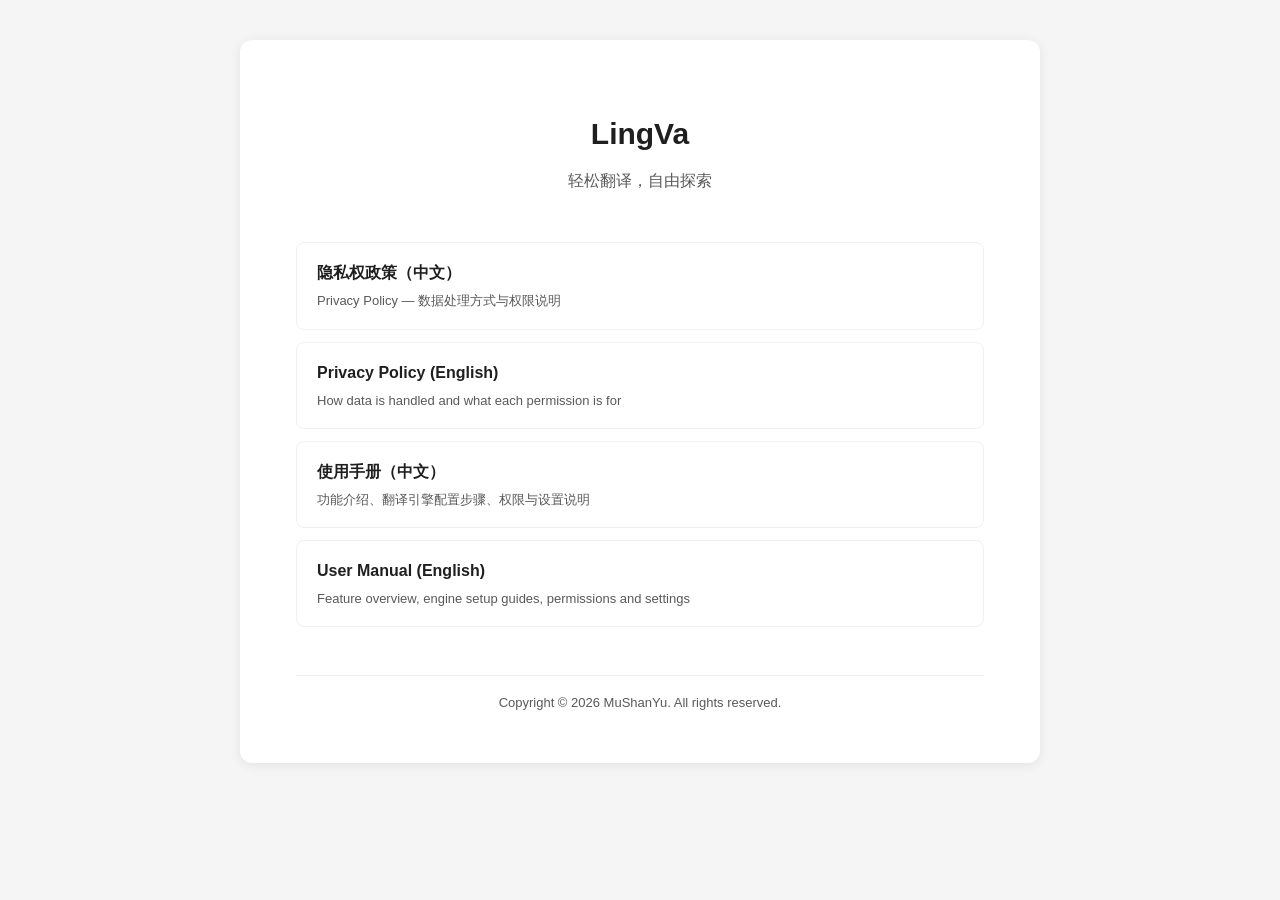
<file: index.html>
<!doctype html>
<html lang="zh-CN">
<head>
<meta charset="utf-8" />
<meta name="viewport" content="width=device-width, initial-scale=1" />
<title>LingVa</title>
<link rel="stylesheet" href="assets/style.css" />
</head>
<body>
  <div class="card">
    <div class="page-header">
      <h1>LingVa</h1>
      <div class="subtitle">轻松翻译，自由探索</div>
    </div>

    <ul class="nav-list">
      <li>
        <a class="nav-card" href="privacy-policy.html">
          <div class="nav-card-title">隐私权政策（中文）</div>
          <div class="nav-card-desc">Privacy Policy — 数据处理方式与权限说明</div>
        </a>
      </li>
      <li>
        <a class="nav-card" href="privacy-policy-en.html">
          <div class="nav-card-title">Privacy Policy (English)</div>
          <div class="nav-card-desc">How data is handled and what each permission is for</div>
        </a>
      </li>
      <li>
        <a class="nav-card" href="help.html">
          <div class="nav-card-title">使用手册（中文）</div>
          <div class="nav-card-desc">功能介绍、翻译引擎配置步骤、权限与设置说明</div>
        </a>
      </li>
      <li>
        <a class="nav-card" href="help-en.html">
          <div class="nav-card-title">User Manual (English)</div>
          <div class="nav-card-desc">Feature overview, engine setup guides, permissions and settings</div>
        </a>
      </li>
    </ul>

    <footer>Copyright © 2026 MuShanYu. All rights reserved.</footer>
  </div>
</body>
</html>
</file>
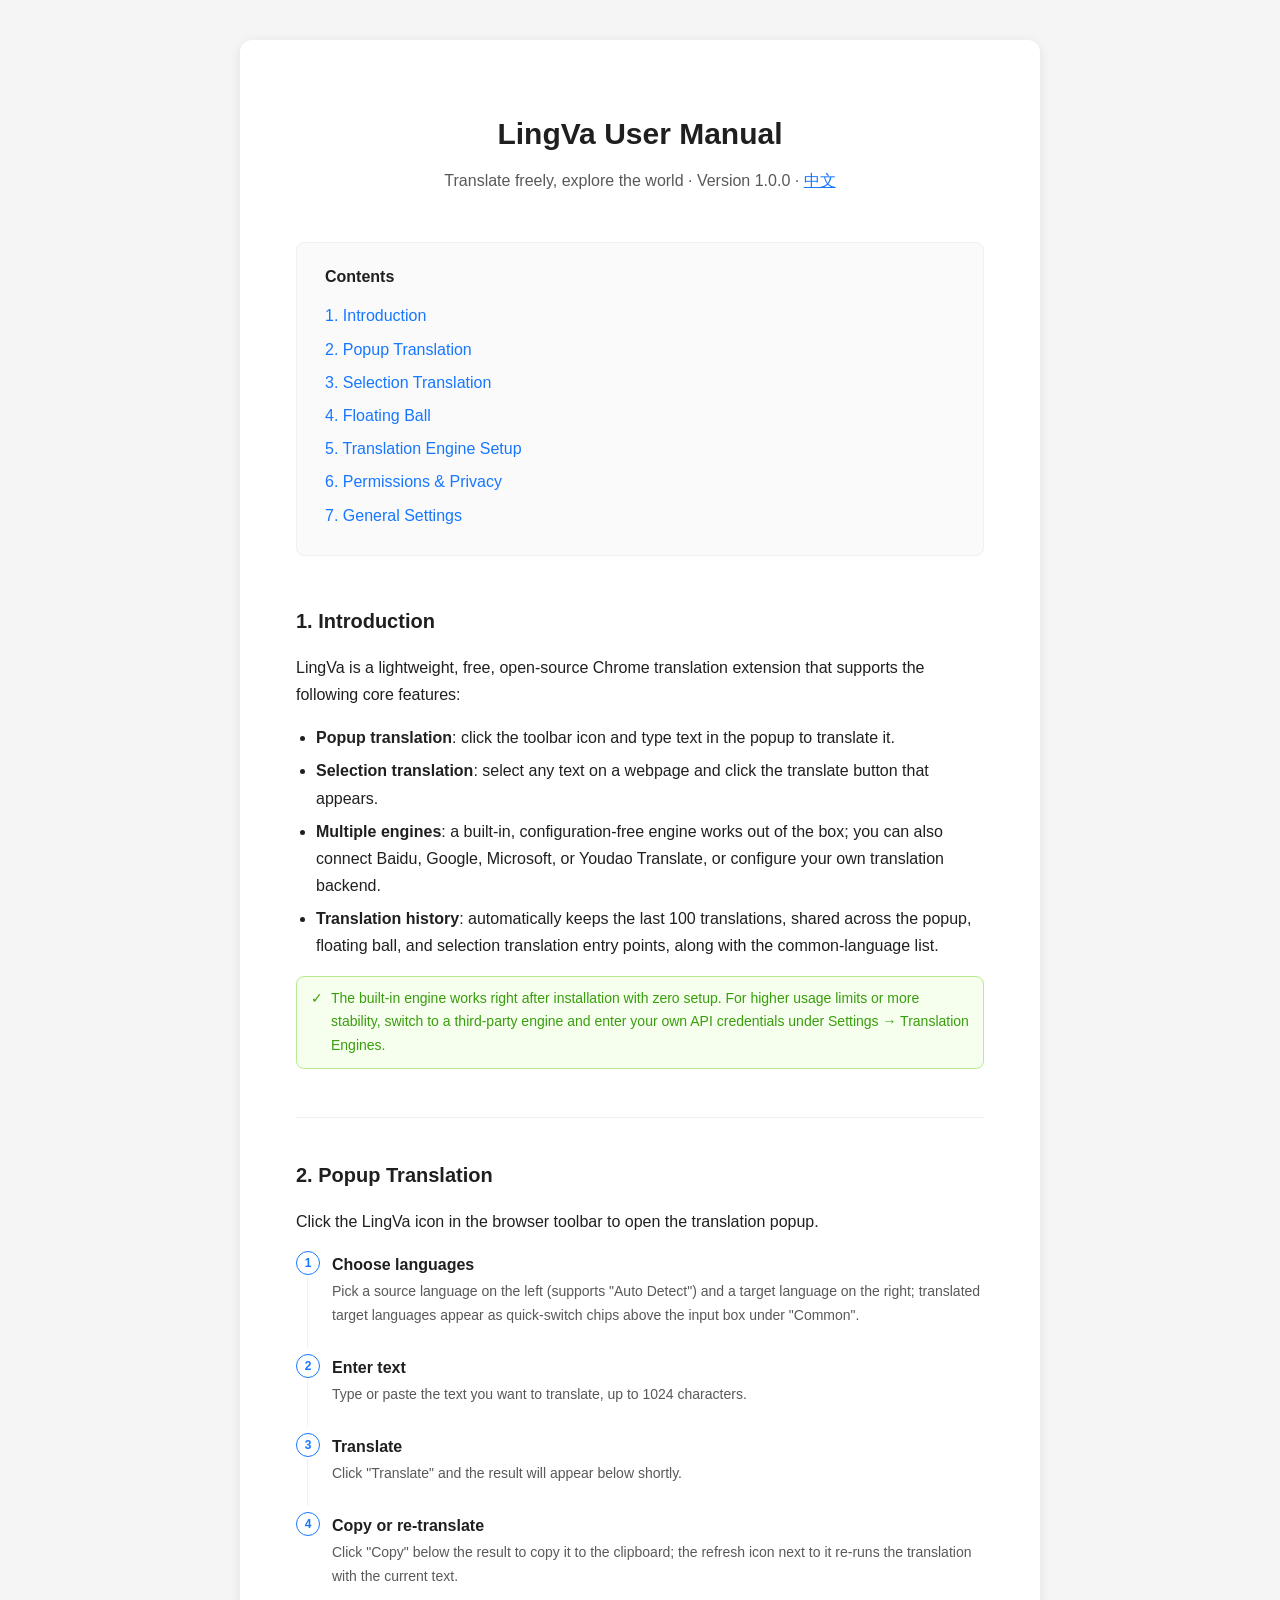
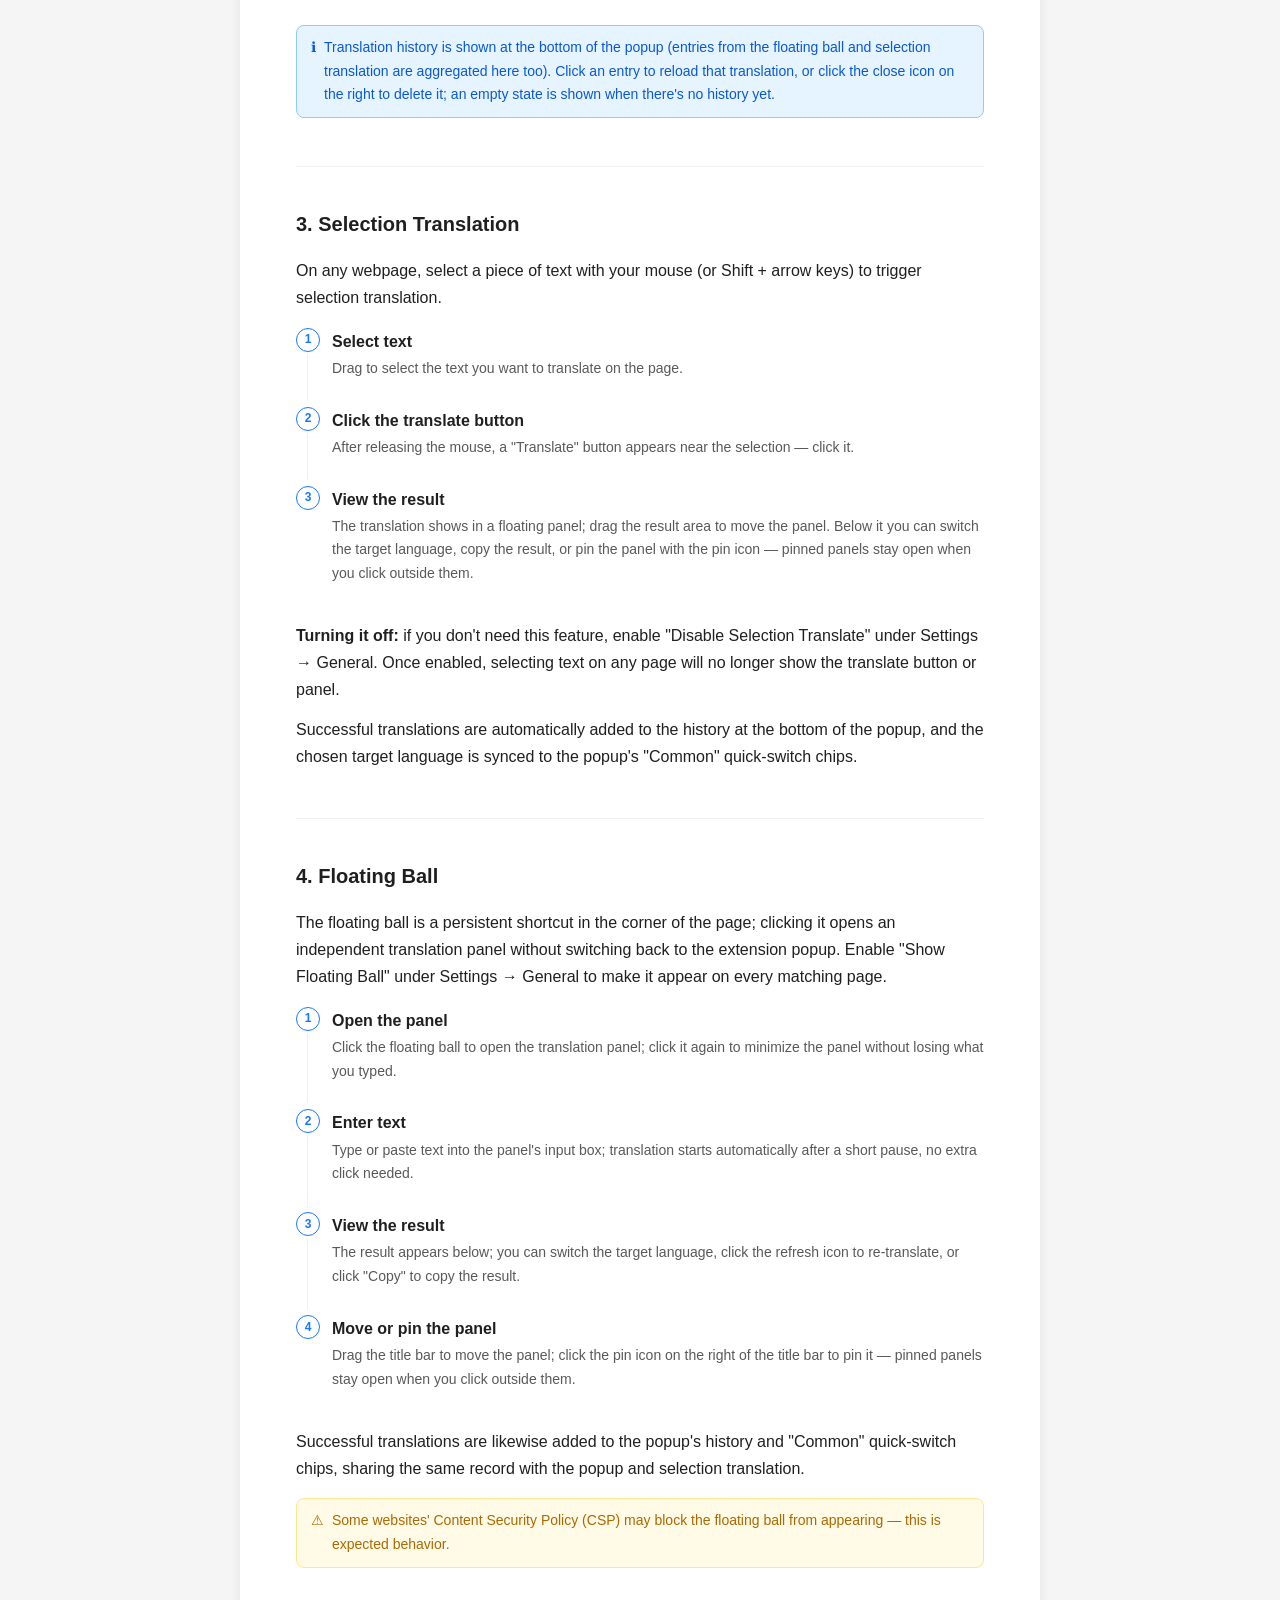
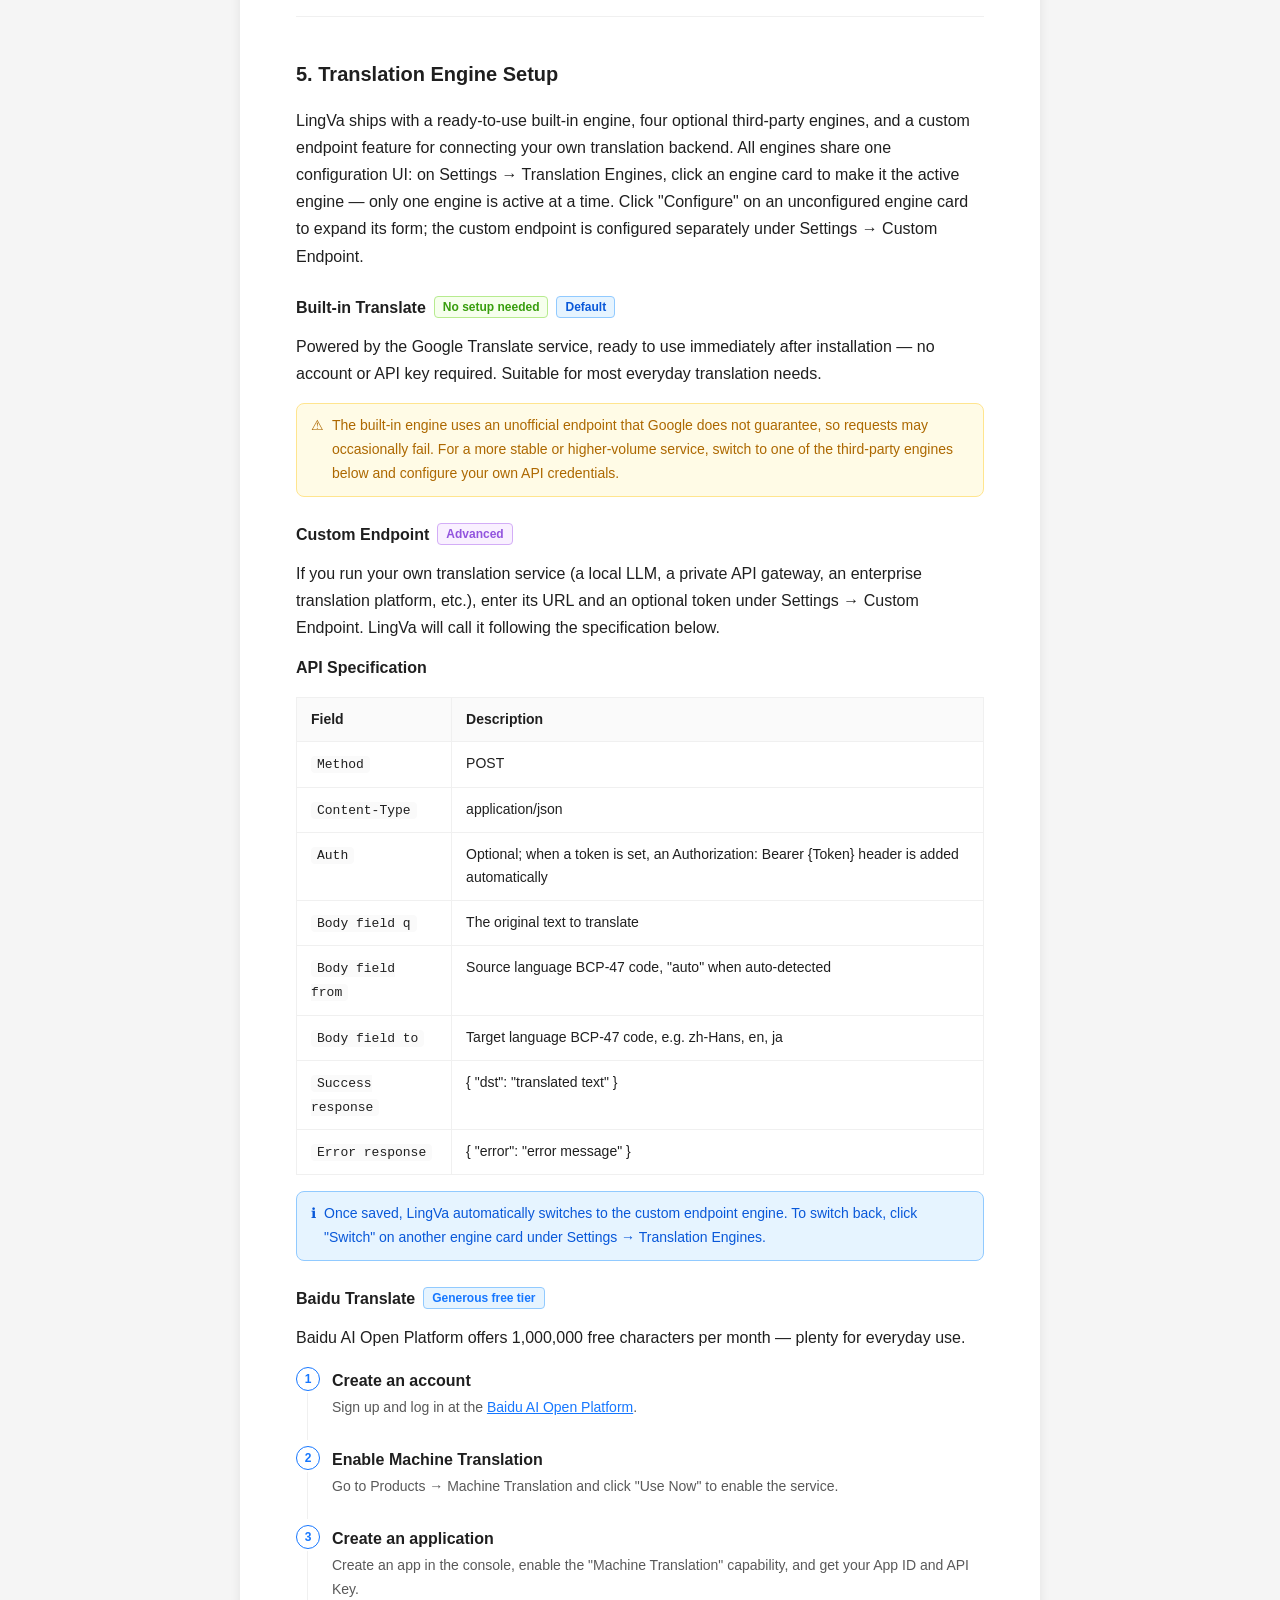
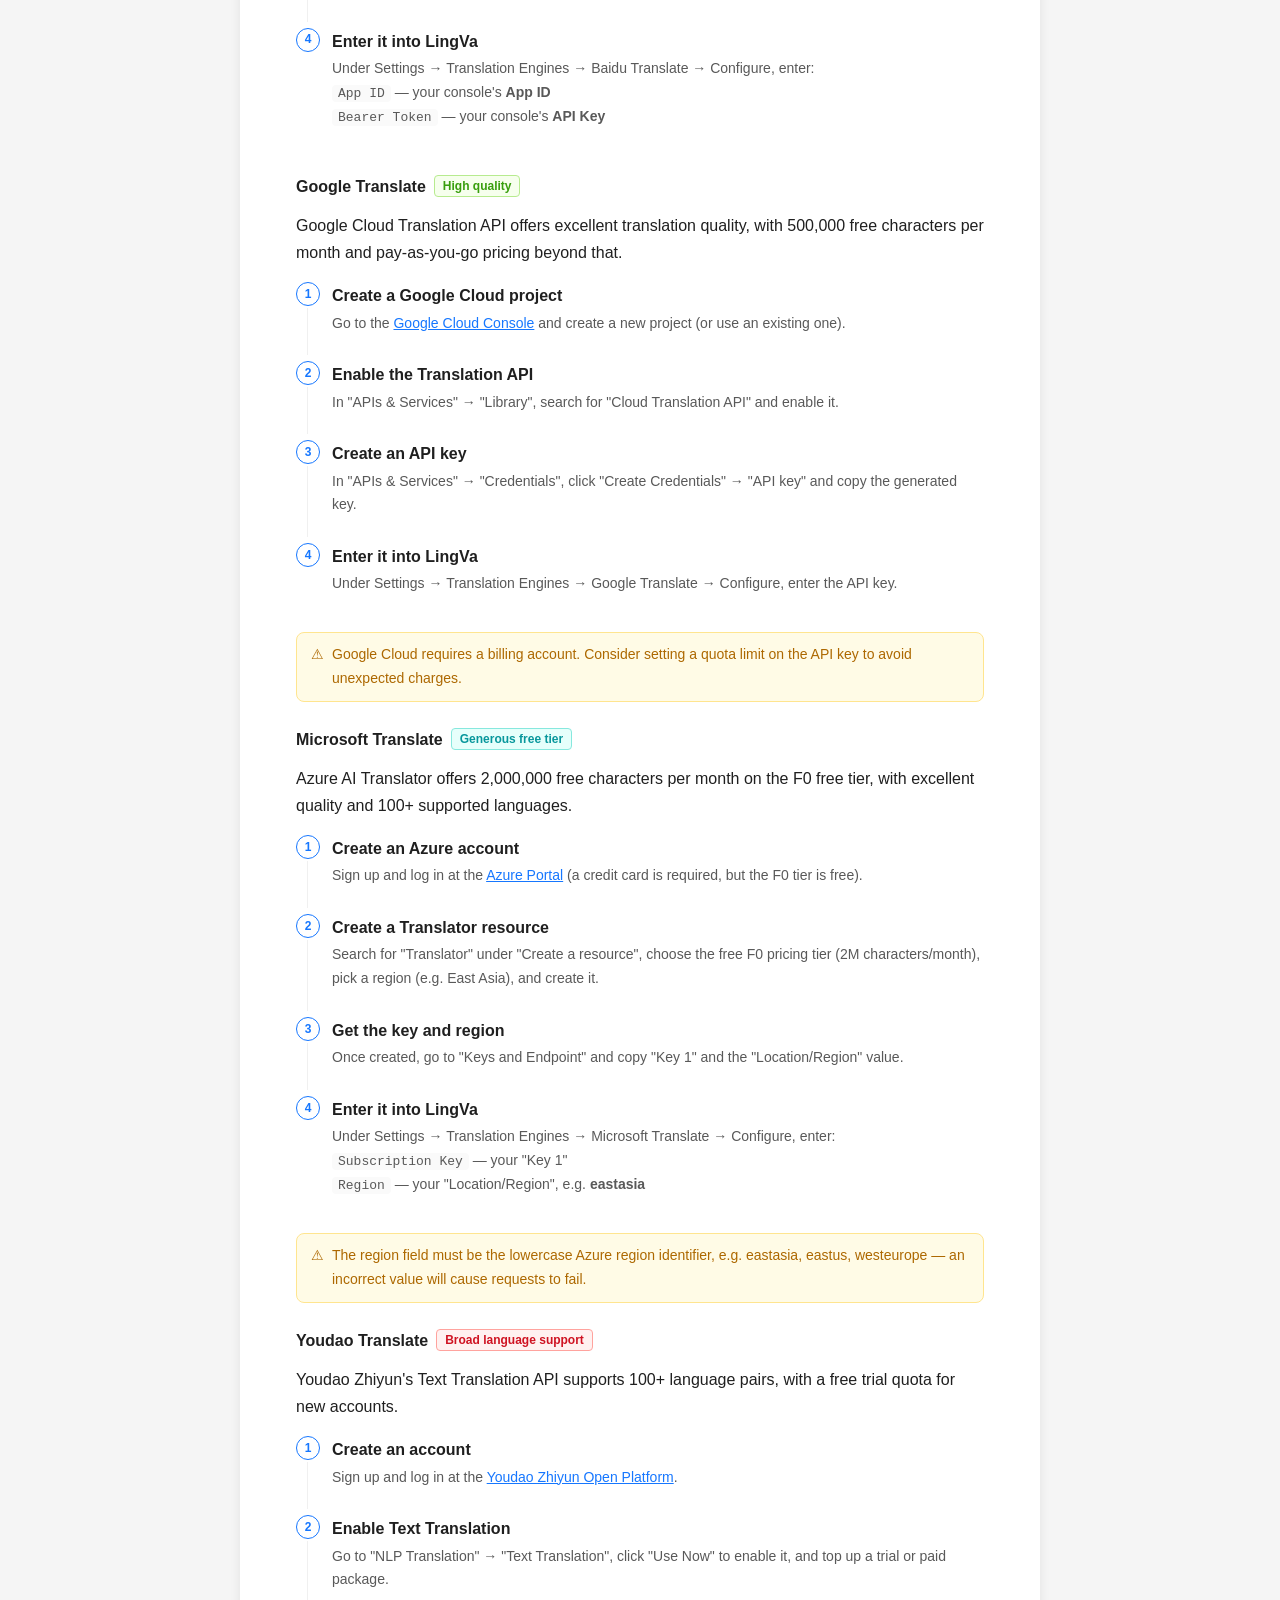
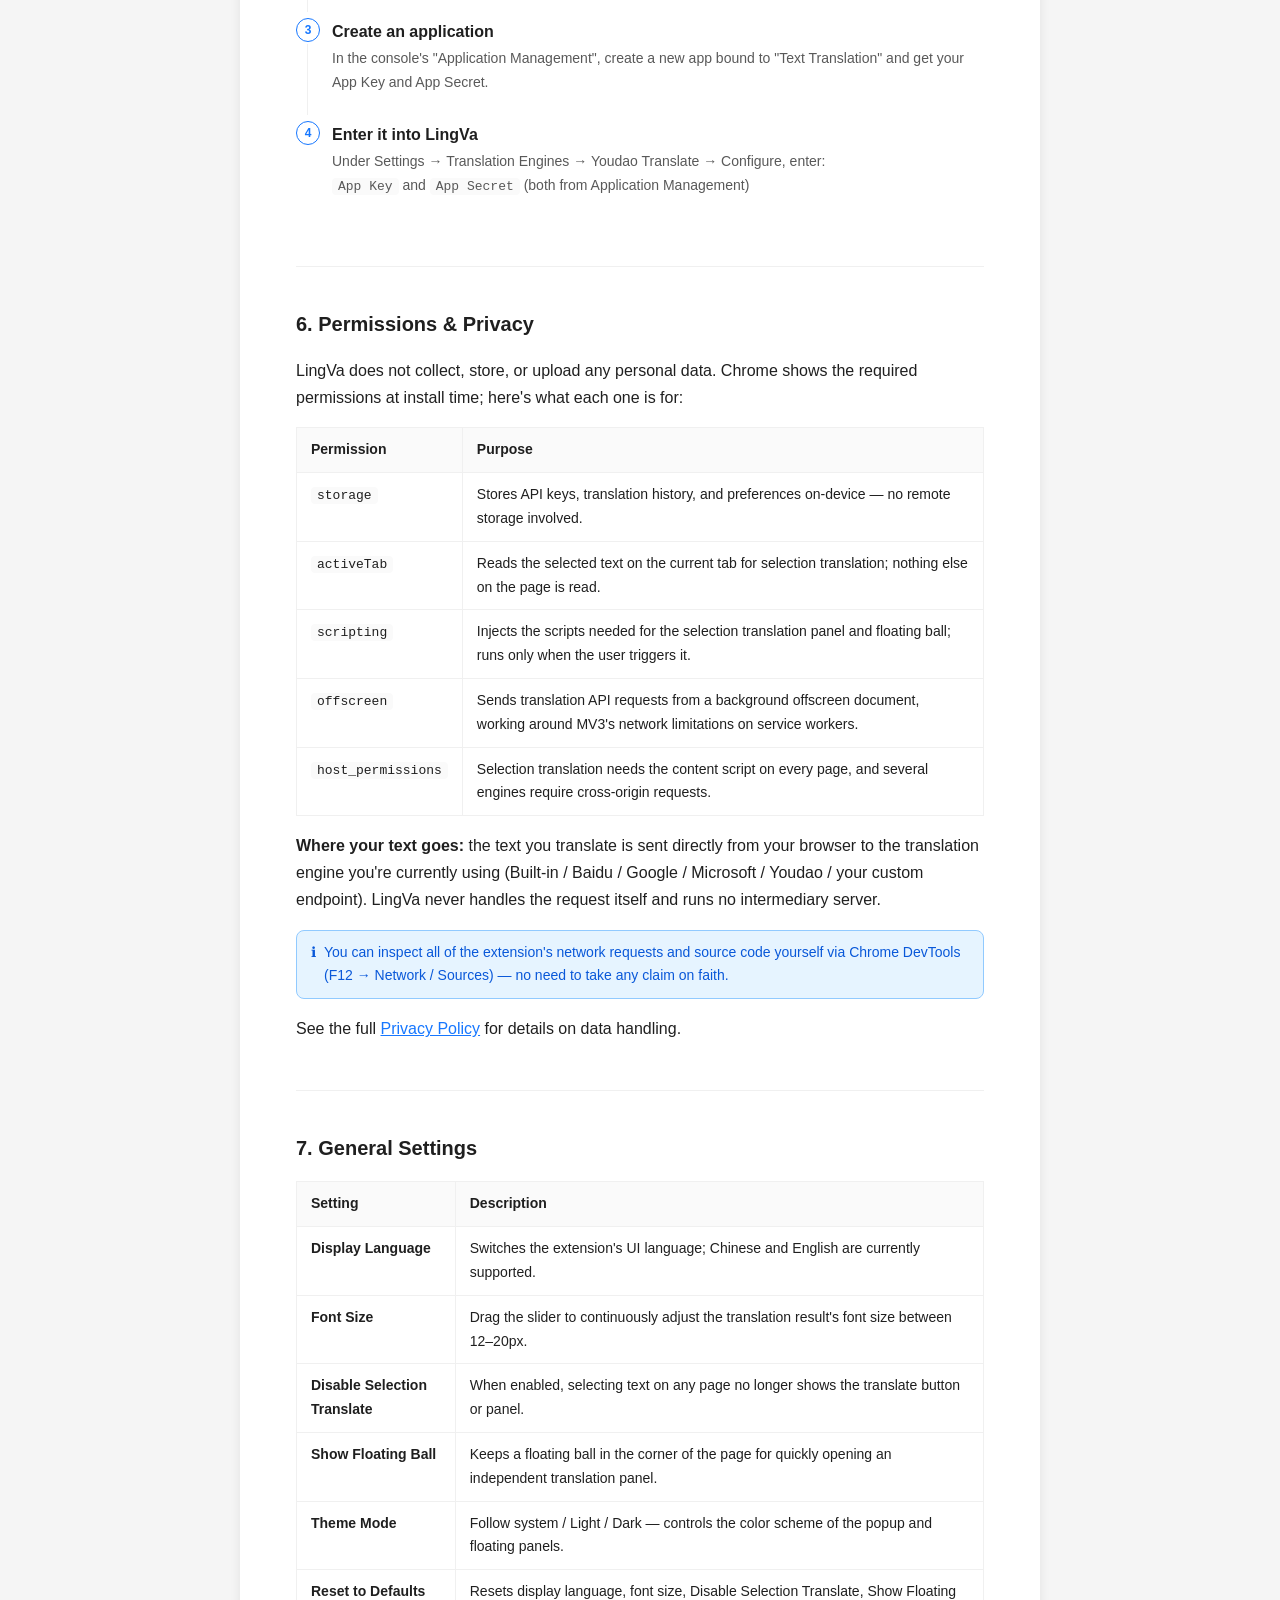
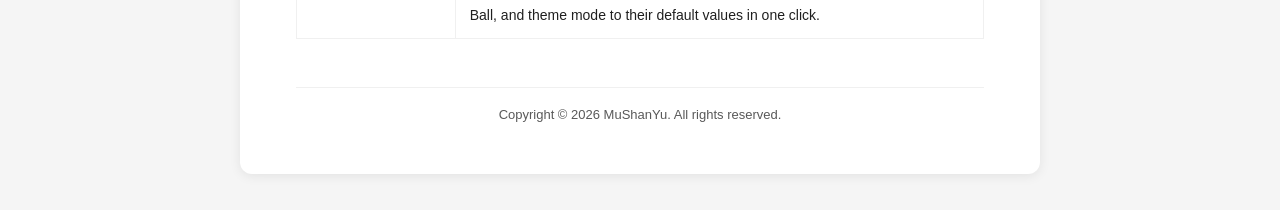
<file: help-en.html>
<!doctype html>
<html lang="en">
<head>
<meta charset="utf-8" />
<meta name="viewport" content="width=device-width, initial-scale=1" />
<title>LingVa User Manual</title>
<link rel="stylesheet" href="assets/style.css" />
</head>
<body>
  <div class="card">
    <div class="page-header">
      <h1>LingVa User Manual</h1>
      <div class="subtitle">Translate freely, explore the world · Version 1.0.0 · <a href="help.html">中文</a></div>
    </div>

    <nav class="toc">
      <span class="toc-title">Contents</span>
      <a href="#intro">1. Introduction</a>
      <a href="#popup">2. Popup Translation</a>
      <a href="#selection">3. Selection Translation</a>
      <a href="#floatingball">4. Floating Ball</a>
      <a href="#engines">5. Translation Engine Setup</a>
      <a href="#permissions">6. Permissions & Privacy</a>
      <a href="#settings">7. General Settings</a>
    </nav>

    <section id="intro">
      <h2>1. Introduction</h2>
      <p>LingVa is a lightweight, free, open-source Chrome translation extension that supports the following core features:</p>
      <ul>
        <li><strong>Popup translation</strong>: click the toolbar icon and type text in the popup to translate it.</li>
        <li><strong>Selection translation</strong>: select any text on a webpage and click the translate button that appears.</li>
        <li><strong>Multiple engines</strong>: a built-in, configuration-free engine works out of the box; you can also connect Baidu, Google, Microsoft, or Youdao Translate, or configure your own translation backend.</li>
        <li><strong>Translation history</strong>: automatically keeps the last 100 translations, shared across the popup, floating ball, and selection translation entry points, along with the common-language list.</li>
      </ul>
      <div class="alert alert-success">
        <span class="alert-icon">✓</span>
        <span>The built-in engine works right after installation with zero setup. For higher usage limits or more stability, switch to a third-party engine and enter your own API credentials under Settings → Translation Engines.</span>
      </div>
    </section>

    <hr />

    <section id="popup">
      <h2>2. Popup Translation</h2>
      <p>Click the LingVa icon in the browser toolbar to open the translation popup.</p>
      <ol class="steps">
        <li class="step-item">
          <span class="step-index">1</span>
          <div>
            <div class="step-title">Choose languages</div>
            <div class="step-desc">Pick a source language on the left (supports "Auto Detect") and a target language on the right; translated target languages appear as quick-switch chips above the input box under "Common".</div>
          </div>
        </li>
        <li class="step-item">
          <span class="step-index">2</span>
          <div>
            <div class="step-title">Enter text</div>
            <div class="step-desc">Type or paste the text you want to translate, up to 1024 characters.</div>
          </div>
        </li>
        <li class="step-item">
          <span class="step-index">3</span>
          <div>
            <div class="step-title">Translate</div>
            <div class="step-desc">Click "Translate" and the result will appear below shortly.</div>
          </div>
        </li>
        <li class="step-item">
          <span class="step-index">4</span>
          <div>
            <div class="step-title">Copy or re-translate</div>
            <div class="step-desc">Click "Copy" below the result to copy it to the clipboard; the refresh icon next to it re-runs the translation with the current text.</div>
          </div>
        </li>
      </ol>
      <div class="alert alert-info">
        <span class="alert-icon">ℹ</span>
        <span>Translation history is shown at the bottom of the popup (entries from the floating ball and selection translation are aggregated here too). Click an entry to reload that translation, or click the close icon on the right to delete it; an empty state is shown when there's no history yet.</span>
      </div>
    </section>

    <hr />

    <section id="selection">
      <h2>3. Selection Translation</h2>
      <p>On any webpage, select a piece of text with your mouse (or Shift + arrow keys) to trigger selection translation.</p>
      <ol class="steps">
        <li class="step-item">
          <span class="step-index">1</span>
          <div>
            <div class="step-title">Select text</div>
            <div class="step-desc">Drag to select the text you want to translate on the page.</div>
          </div>
        </li>
        <li class="step-item">
          <span class="step-index">2</span>
          <div>
            <div class="step-title">Click the translate button</div>
            <div class="step-desc">After releasing the mouse, a "Translate" button appears near the selection — click it.</div>
          </div>
        </li>
        <li class="step-item">
          <span class="step-index">3</span>
          <div>
            <div class="step-title">View the result</div>
            <div class="step-desc">The translation shows in a floating panel; drag the result area to move the panel. Below it you can switch the target language, copy the result, or pin the panel with the pin icon — pinned panels stay open when you click outside them.</div>
          </div>
        </li>
      </ol>
      <p><strong>Turning it off:</strong> if you don't need this feature, enable "Disable Selection Translate" under Settings → General. Once enabled, selecting text on any page will no longer show the translate button or panel.</p>
      <p>Successful translations are automatically added to the history at the bottom of the popup, and the chosen target language is synced to the popup's "Common" quick-switch chips.</p>
    </section>

    <hr />

    <section id="floatingball">
      <h2>4. Floating Ball</h2>
      <p>The floating ball is a persistent shortcut in the corner of the page; clicking it opens an independent translation panel without switching back to the extension popup. Enable "Show Floating Ball" under Settings → General to make it appear on every matching page.</p>
      <ol class="steps">
        <li class="step-item">
          <span class="step-index">1</span>
          <div>
            <div class="step-title">Open the panel</div>
            <div class="step-desc">Click the floating ball to open the translation panel; click it again to minimize the panel without losing what you typed.</div>
          </div>
        </li>
        <li class="step-item">
          <span class="step-index">2</span>
          <div>
            <div class="step-title">Enter text</div>
            <div class="step-desc">Type or paste text into the panel's input box; translation starts automatically after a short pause, no extra click needed.</div>
          </div>
        </li>
        <li class="step-item">
          <span class="step-index">3</span>
          <div>
            <div class="step-title">View the result</div>
            <div class="step-desc">The result appears below; you can switch the target language, click the refresh icon to re-translate, or click "Copy" to copy the result.</div>
          </div>
        </li>
        <li class="step-item">
          <span class="step-index">4</span>
          <div>
            <div class="step-title">Move or pin the panel</div>
            <div class="step-desc">Drag the title bar to move the panel; click the pin icon on the right of the title bar to pin it — pinned panels stay open when you click outside them.</div>
          </div>
        </li>
      </ol>
      <p>Successful translations are likewise added to the popup's history and "Common" quick-switch chips, sharing the same record with the popup and selection translation.</p>
      <div class="alert alert-warning">
        <span class="alert-icon">⚠</span>
        <span>Some websites' Content Security Policy (CSP) may block the floating ball from appearing — this is expected behavior.</span>
      </div>
    </section>

    <hr />

    <section id="engines">
      <h2>5. Translation Engine Setup</h2>
      <p>LingVa ships with a ready-to-use built-in engine, four optional third-party engines, and a custom endpoint feature for connecting your own translation backend. All engines share one configuration UI: on Settings → Translation Engines, click an engine card to make it the active engine — only one engine is active at a time. Click "Configure" on an unconfigured engine card to expand its form; the custom endpoint is configured separately under Settings → Custom Endpoint.</p>

      <h3>Built-in Translate <span class="tag tag-success">No setup needed</span> <span class="tag tag-processing">Default</span></h3>
      <p>Powered by the Google Translate service, ready to use immediately after installation — no account or API key required. Suitable for most everyday translation needs.</p>
      <div class="alert alert-warning">
        <span class="alert-icon">⚠</span>
        <span>The built-in engine uses an unofficial endpoint that Google does not guarantee, so requests may occasionally fail. For a more stable or higher-volume service, switch to one of the third-party engines below and configure your own API credentials.</span>
      </div>

      <h3>Custom Endpoint <span class="tag tag-purple">Advanced</span></h3>
      <p>If you run your own translation service (a local LLM, a private API gateway, an enterprise translation platform, etc.), enter its URL and an optional token under Settings → Custom Endpoint. LingVa will call it following the specification below.</p>
      <p><strong>API Specification</strong></p>
      <table>
        <thead><tr><th>Field</th><th>Description</th></tr></thead>
        <tbody>
          <tr><td><code>Method</code></td><td>POST</td></tr>
          <tr><td><code>Content-Type</code></td><td>application/json</td></tr>
          <tr><td><code>Auth</code></td><td>Optional; when a token is set, an Authorization: Bearer {Token} header is added automatically</td></tr>
          <tr><td><code>Body field q</code></td><td>The original text to translate</td></tr>
          <tr><td><code>Body field from</code></td><td>Source language BCP-47 code, "auto" when auto-detected</td></tr>
          <tr><td><code>Body field to</code></td><td>Target language BCP-47 code, e.g. zh-Hans, en, ja</td></tr>
          <tr><td><code>Success response</code></td><td>{ "dst": "translated text" }</td></tr>
          <tr><td><code>Error response</code></td><td>{ "error": "error message" }</td></tr>
        </tbody>
      </table>
      <div class="alert alert-info">
        <span class="alert-icon">ℹ</span>
        <span>Once saved, LingVa automatically switches to the custom endpoint engine. To switch back, click "Switch" on another engine card under Settings → Translation Engines.</span>
      </div>

      <h3>Baidu Translate <span class="tag tag-blue">Generous free tier</span></h3>
      <p>Baidu AI Open Platform offers 1,000,000 free characters per month — plenty for everyday use.</p>
      <ol class="steps">
        <li class="step-item">
          <span class="step-index">1</span>
          <div>
            <div class="step-title">Create an account</div>
            <div class="step-desc">Sign up and log in at the <a href="https://ai.baidu.com/" target="_blank" rel="noopener noreferrer">Baidu AI Open Platform</a>.</div>
          </div>
        </li>
        <li class="step-item">
          <span class="step-index">2</span>
          <div>
            <div class="step-title">Enable Machine Translation</div>
            <div class="step-desc">Go to Products → Machine Translation and click "Use Now" to enable the service.</div>
          </div>
        </li>
        <li class="step-item">
          <span class="step-index">3</span>
          <div>
            <div class="step-title">Create an application</div>
            <div class="step-desc">Create an app in the console, enable the "Machine Translation" capability, and get your App ID and API Key.</div>
          </div>
        </li>
        <li class="step-item">
          <span class="step-index">4</span>
          <div>
            <div class="step-title">Enter it into LingVa</div>
            <div class="step-desc">Under Settings → Translation Engines → Baidu Translate → Configure, enter:<br /><code>App ID</code> — your console's <strong>App ID</strong><br /><code>Bearer Token</code> — your console's <strong>API Key</strong></div>
          </div>
        </li>
      </ol>

      <h3>Google Translate <span class="tag tag-green">High quality</span></h3>
      <p>Google Cloud Translation API offers excellent translation quality, with 500,000 free characters per month and pay-as-you-go pricing beyond that.</p>
      <ol class="steps">
        <li class="step-item">
          <span class="step-index">1</span>
          <div>
            <div class="step-title">Create a Google Cloud project</div>
            <div class="step-desc">Go to the <a href="https://console.cloud.google.com/" target="_blank" rel="noopener noreferrer">Google Cloud Console</a> and create a new project (or use an existing one).</div>
          </div>
        </li>
        <li class="step-item">
          <span class="step-index">2</span>
          <div>
            <div class="step-title">Enable the Translation API</div>
            <div class="step-desc">In "APIs & Services" → "Library", search for "Cloud Translation API" and enable it.</div>
          </div>
        </li>
        <li class="step-item">
          <span class="step-index">3</span>
          <div>
            <div class="step-title">Create an API key</div>
            <div class="step-desc">In "APIs & Services" → "Credentials", click "Create Credentials" → "API key" and copy the generated key.</div>
          </div>
        </li>
        <li class="step-item">
          <span class="step-index">4</span>
          <div>
            <div class="step-title">Enter it into LingVa</div>
            <div class="step-desc">Under Settings → Translation Engines → Google Translate → Configure, enter the API key.</div>
          </div>
        </li>
      </ol>
      <div class="alert alert-warning">
        <span class="alert-icon">⚠</span>
        <span>Google Cloud requires a billing account. Consider setting a quota limit on the API key to avoid unexpected charges.</span>
      </div>

      <h3>Microsoft Translate <span class="tag tag-cyan">Generous free tier</span></h3>
      <p>Azure AI Translator offers 2,000,000 free characters per month on the F0 free tier, with excellent quality and 100+ supported languages.</p>
      <ol class="steps">
        <li class="step-item">
          <span class="step-index">1</span>
          <div>
            <div class="step-title">Create an Azure account</div>
            <div class="step-desc">Sign up and log in at the <a href="https://portal.azure.com/" target="_blank" rel="noopener noreferrer">Azure Portal</a> (a credit card is required, but the F0 tier is free).</div>
          </div>
        </li>
        <li class="step-item">
          <span class="step-index">2</span>
          <div>
            <div class="step-title">Create a Translator resource</div>
            <div class="step-desc">Search for "Translator" under "Create a resource", choose the free F0 pricing tier (2M characters/month), pick a region (e.g. East Asia), and create it.</div>
          </div>
        </li>
        <li class="step-item">
          <span class="step-index">3</span>
          <div>
            <div class="step-title">Get the key and region</div>
            <div class="step-desc">Once created, go to "Keys and Endpoint" and copy "Key 1" and the "Location/Region" value.</div>
          </div>
        </li>
        <li class="step-item">
          <span class="step-index">4</span>
          <div>
            <div class="step-title">Enter it into LingVa</div>
            <div class="step-desc">Under Settings → Translation Engines → Microsoft Translate → Configure, enter:<br /><code>Subscription Key</code> — your "Key 1"<br /><code>Region</code> — your "Location/Region", e.g. <strong>eastasia</strong></div>
          </div>
        </li>
      </ol>
      <div class="alert alert-warning">
        <span class="alert-icon">⚠</span>
        <span>The region field must be the lowercase Azure region identifier, e.g. eastasia, eastus, westeurope — an incorrect value will cause requests to fail.</span>
      </div>

      <h3>Youdao Translate <span class="tag tag-red">Broad language support</span></h3>
      <p>Youdao Zhiyun's Text Translation API supports 100+ language pairs, with a free trial quota for new accounts.</p>
      <ol class="steps">
        <li class="step-item">
          <span class="step-index">1</span>
          <div>
            <div class="step-title">Create an account</div>
            <div class="step-desc">Sign up and log in at the <a href="https://ai.youdao.com/" target="_blank" rel="noopener noreferrer">Youdao Zhiyun Open Platform</a>.</div>
          </div>
        </li>
        <li class="step-item">
          <span class="step-index">2</span>
          <div>
            <div class="step-title">Enable Text Translation</div>
            <div class="step-desc">Go to "NLP Translation" → "Text Translation", click "Use Now" to enable it, and top up a trial or paid package.</div>
          </div>
        </li>
        <li class="step-item">
          <span class="step-index">3</span>
          <div>
            <div class="step-title">Create an application</div>
            <div class="step-desc">In the console's "Application Management", create a new app bound to "Text Translation" and get your App Key and App Secret.</div>
          </div>
        </li>
        <li class="step-item">
          <span class="step-index">4</span>
          <div>
            <div class="step-title">Enter it into LingVa</div>
            <div class="step-desc">Under Settings → Translation Engines → Youdao Translate → Configure, enter:<br /><code>App Key</code> and <code>App Secret</code> (both from Application Management)</div>
          </div>
        </li>
      </ol>
    </section>

    <hr />

    <section id="permissions">
      <h2>6. Permissions & Privacy</h2>
      <p>LingVa does not collect, store, or upload any personal data. Chrome shows the required permissions at install time; here's what each one is for:</p>
      <table>
        <thead><tr><th>Permission</th><th>Purpose</th></tr></thead>
        <tbody>
          <tr><td><code>storage</code></td><td>Stores API keys, translation history, and preferences on-device — no remote storage involved.</td></tr>
          <tr><td><code>activeTab</code></td><td>Reads the selected text on the current tab for selection translation; nothing else on the page is read.</td></tr>
          <tr><td><code>scripting</code></td><td>Injects the scripts needed for the selection translation panel and floating ball; runs only when the user triggers it.</td></tr>
          <tr><td><code>offscreen</code></td><td>Sends translation API requests from a background offscreen document, working around MV3's network limitations on service workers.</td></tr>
          <tr><td><code>host_permissions</code></td><td>Selection translation needs the content script on every page, and several engines require cross-origin requests.</td></tr>
        </tbody>
      </table>
      <p><strong>Where your text goes:</strong> the text you translate is sent directly from your browser to the translation engine you're currently using (Built-in / Baidu / Google / Microsoft / Youdao / your custom endpoint). LingVa never handles the request itself and runs no intermediary server.</p>
      <div class="alert alert-info">
        <span class="alert-icon">ℹ</span>
        <span>You can inspect all of the extension's network requests and source code yourself via Chrome DevTools (F12 → Network / Sources) — no need to take any claim on faith.</span>
      </div>
      <p>See the full <a href="privacy-policy.html">Privacy Policy</a> for details on data handling.</p>
    </section>

    <hr />

    <section id="settings">
      <h2>7. General Settings</h2>
      <table>
        <thead><tr><th>Setting</th><th>Description</th></tr></thead>
        <tbody>
          <tr><td><strong>Display Language</strong></td><td>Switches the extension's UI language; Chinese and English are currently supported.</td></tr>
          <tr><td><strong>Font Size</strong></td><td>Drag the slider to continuously adjust the translation result's font size between 12–20px.</td></tr>
          <tr><td><strong>Disable Selection Translate</strong></td><td>When enabled, selecting text on any page no longer shows the translate button or panel.</td></tr>
          <tr><td><strong>Show Floating Ball</strong></td><td>Keeps a floating ball in the corner of the page for quickly opening an independent translation panel.</td></tr>
          <tr><td><strong>Theme Mode</strong></td><td>Follow system / Light / Dark — controls the color scheme of the popup and floating panels.</td></tr>
          <tr><td><strong>Reset to Defaults</strong></td><td>Resets display language, font size, Disable Selection Translate, Show Floating Ball, and theme mode to their default values in one click.</td></tr>
        </tbody>
      </table>
    </section>

    <footer>Copyright © 2026 MuShanYu. All rights reserved.</footer>
  </div>
</body>
</html>
</file>
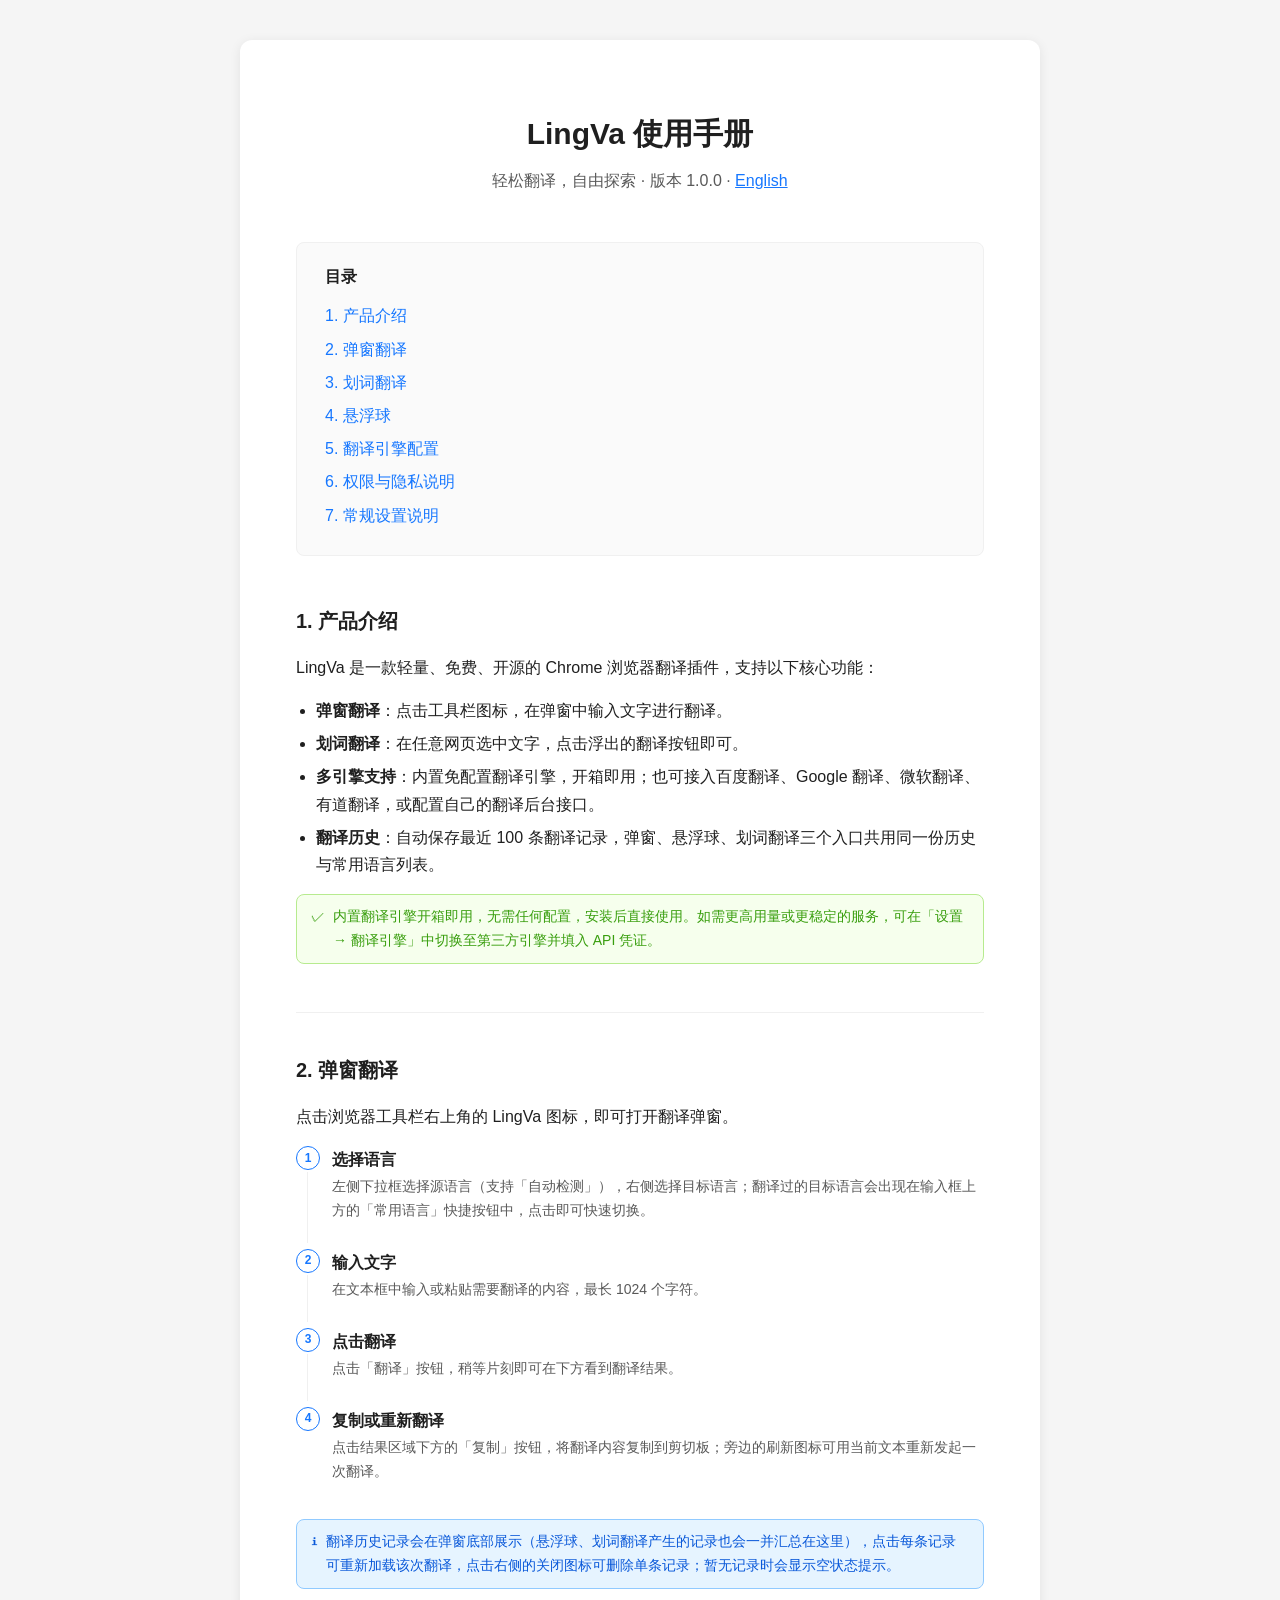
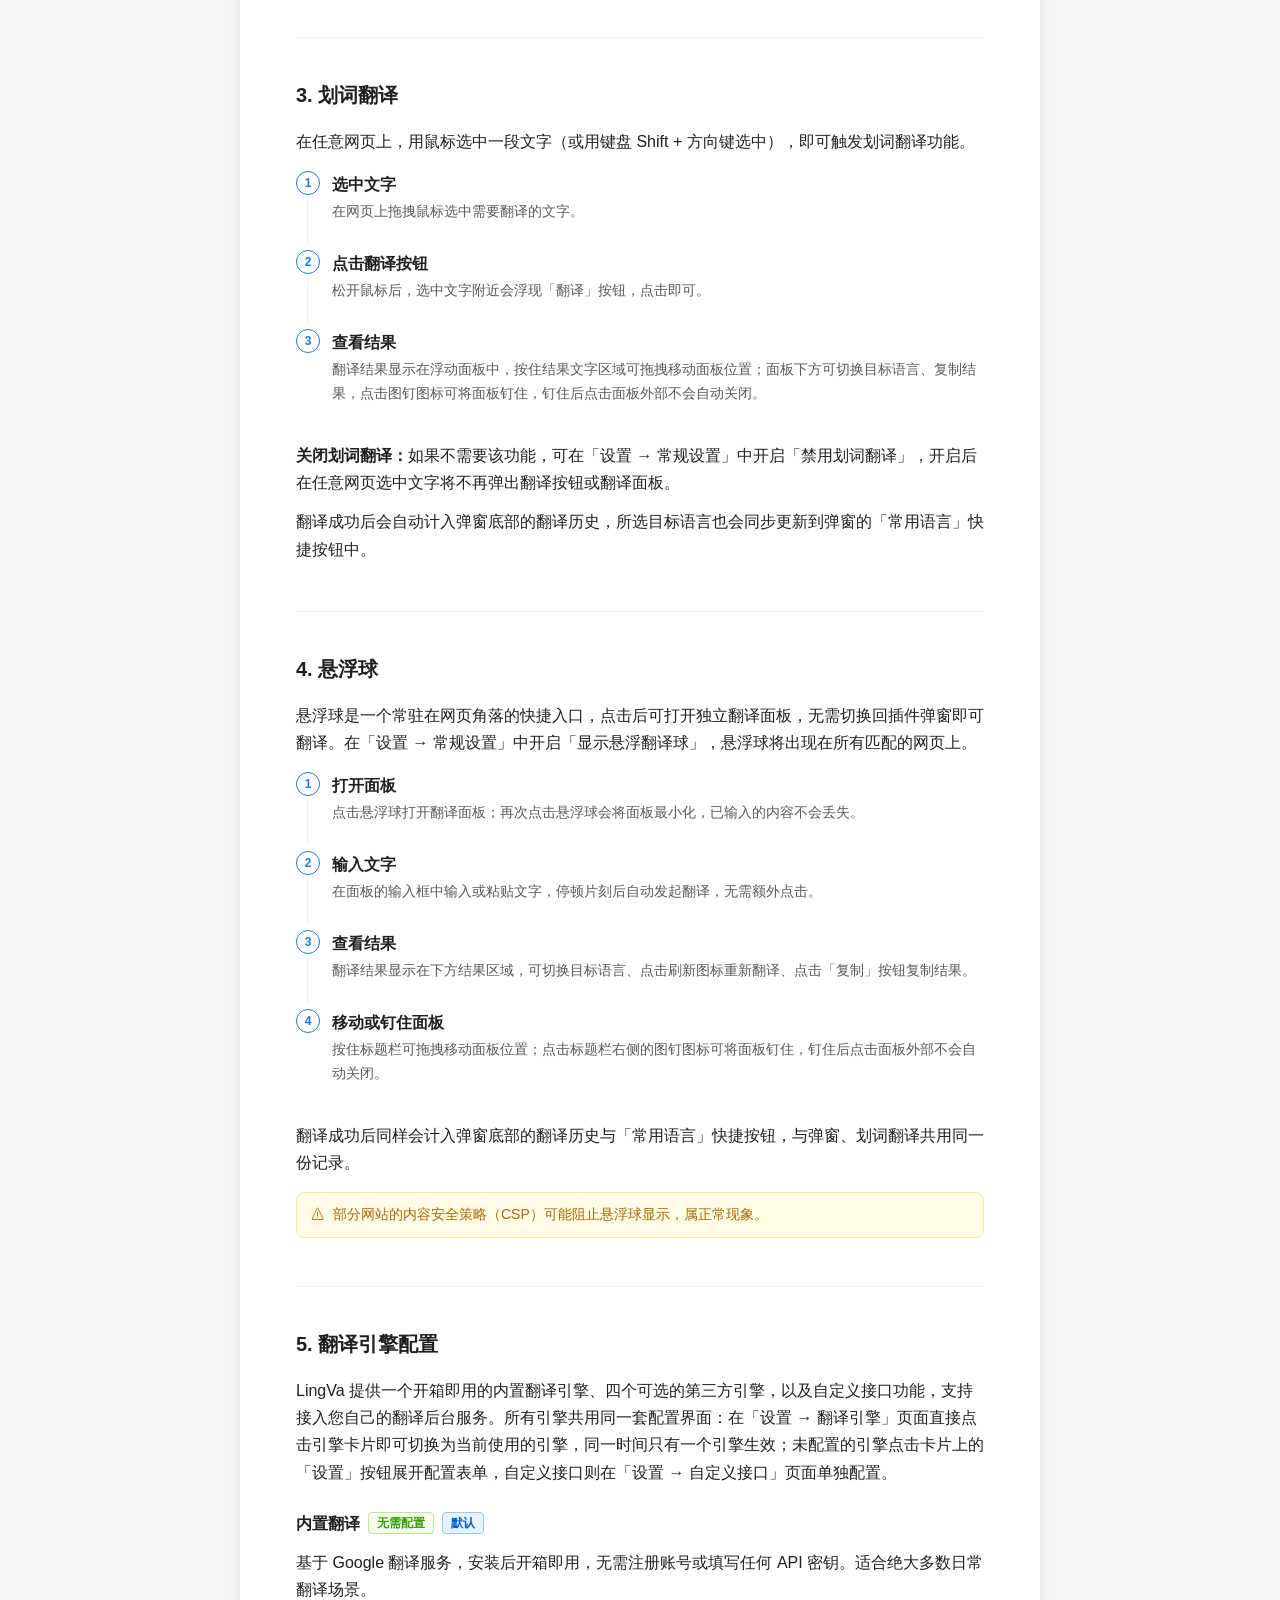
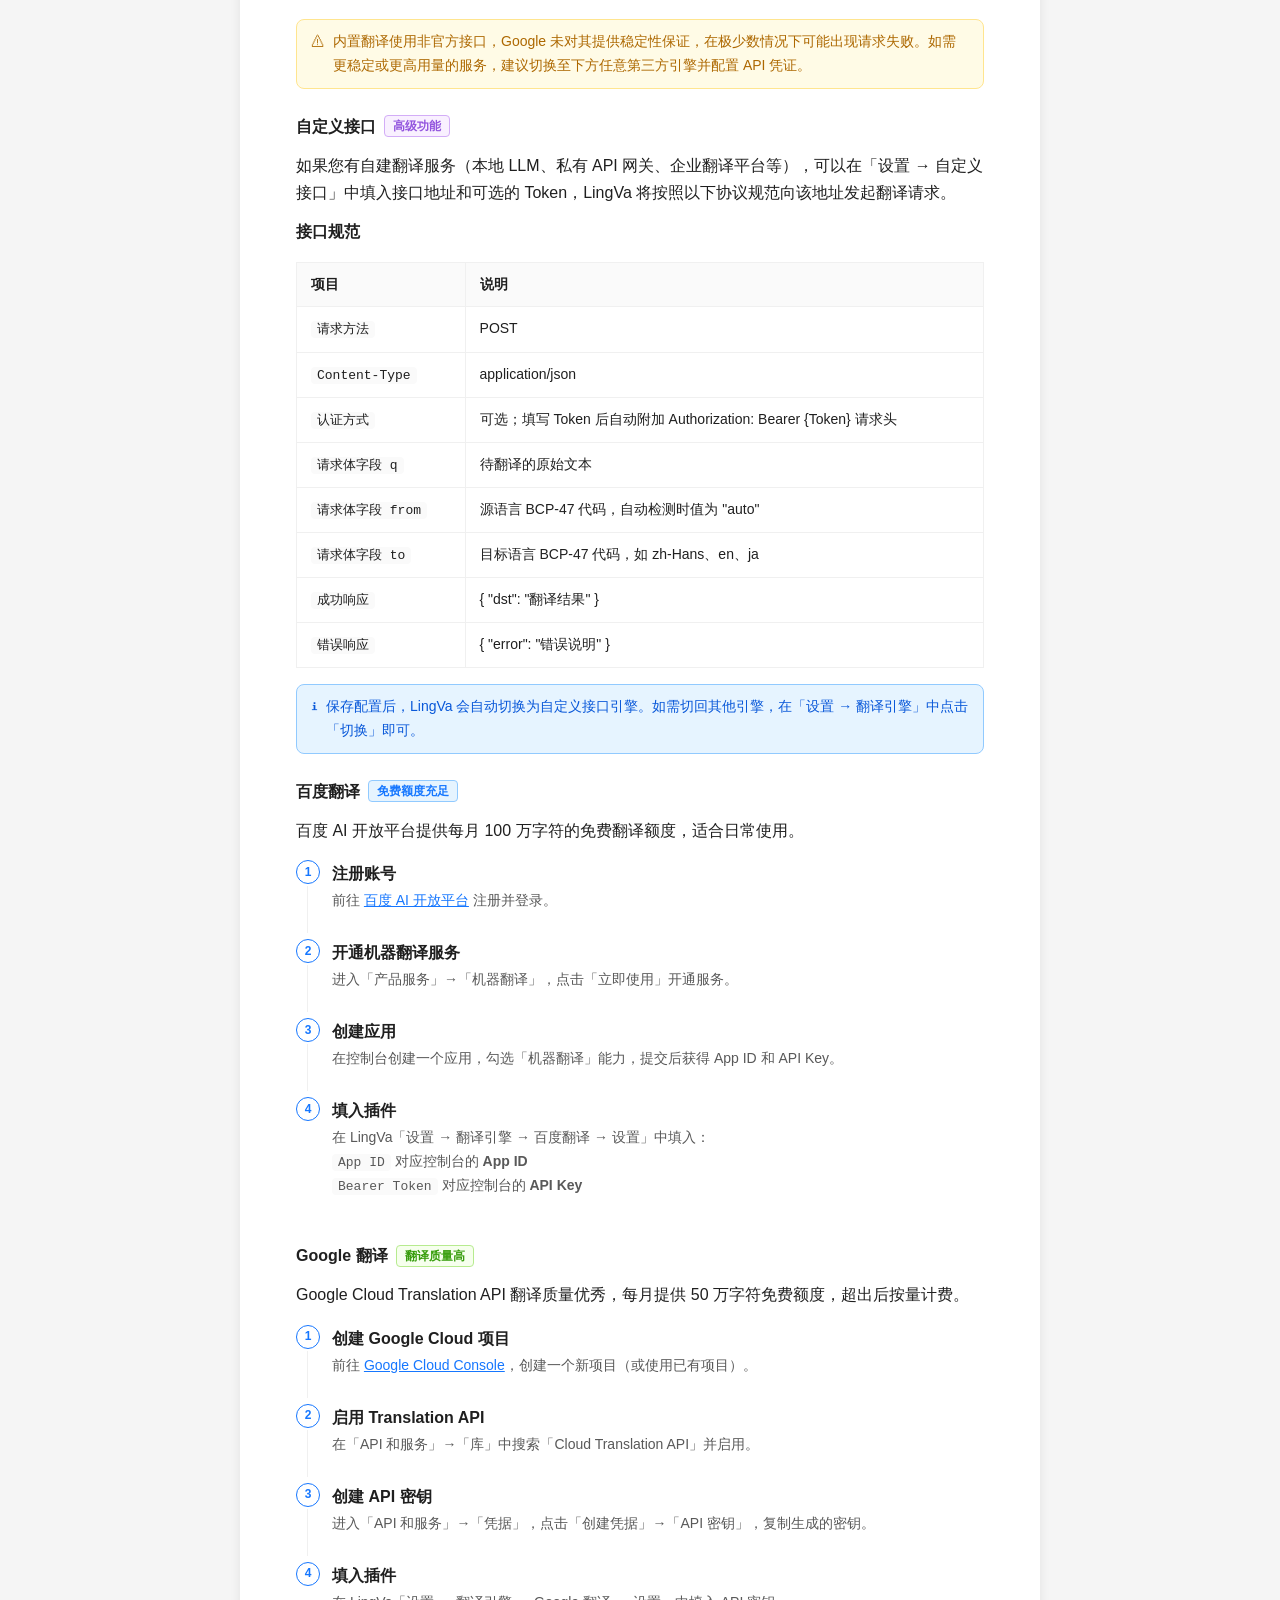
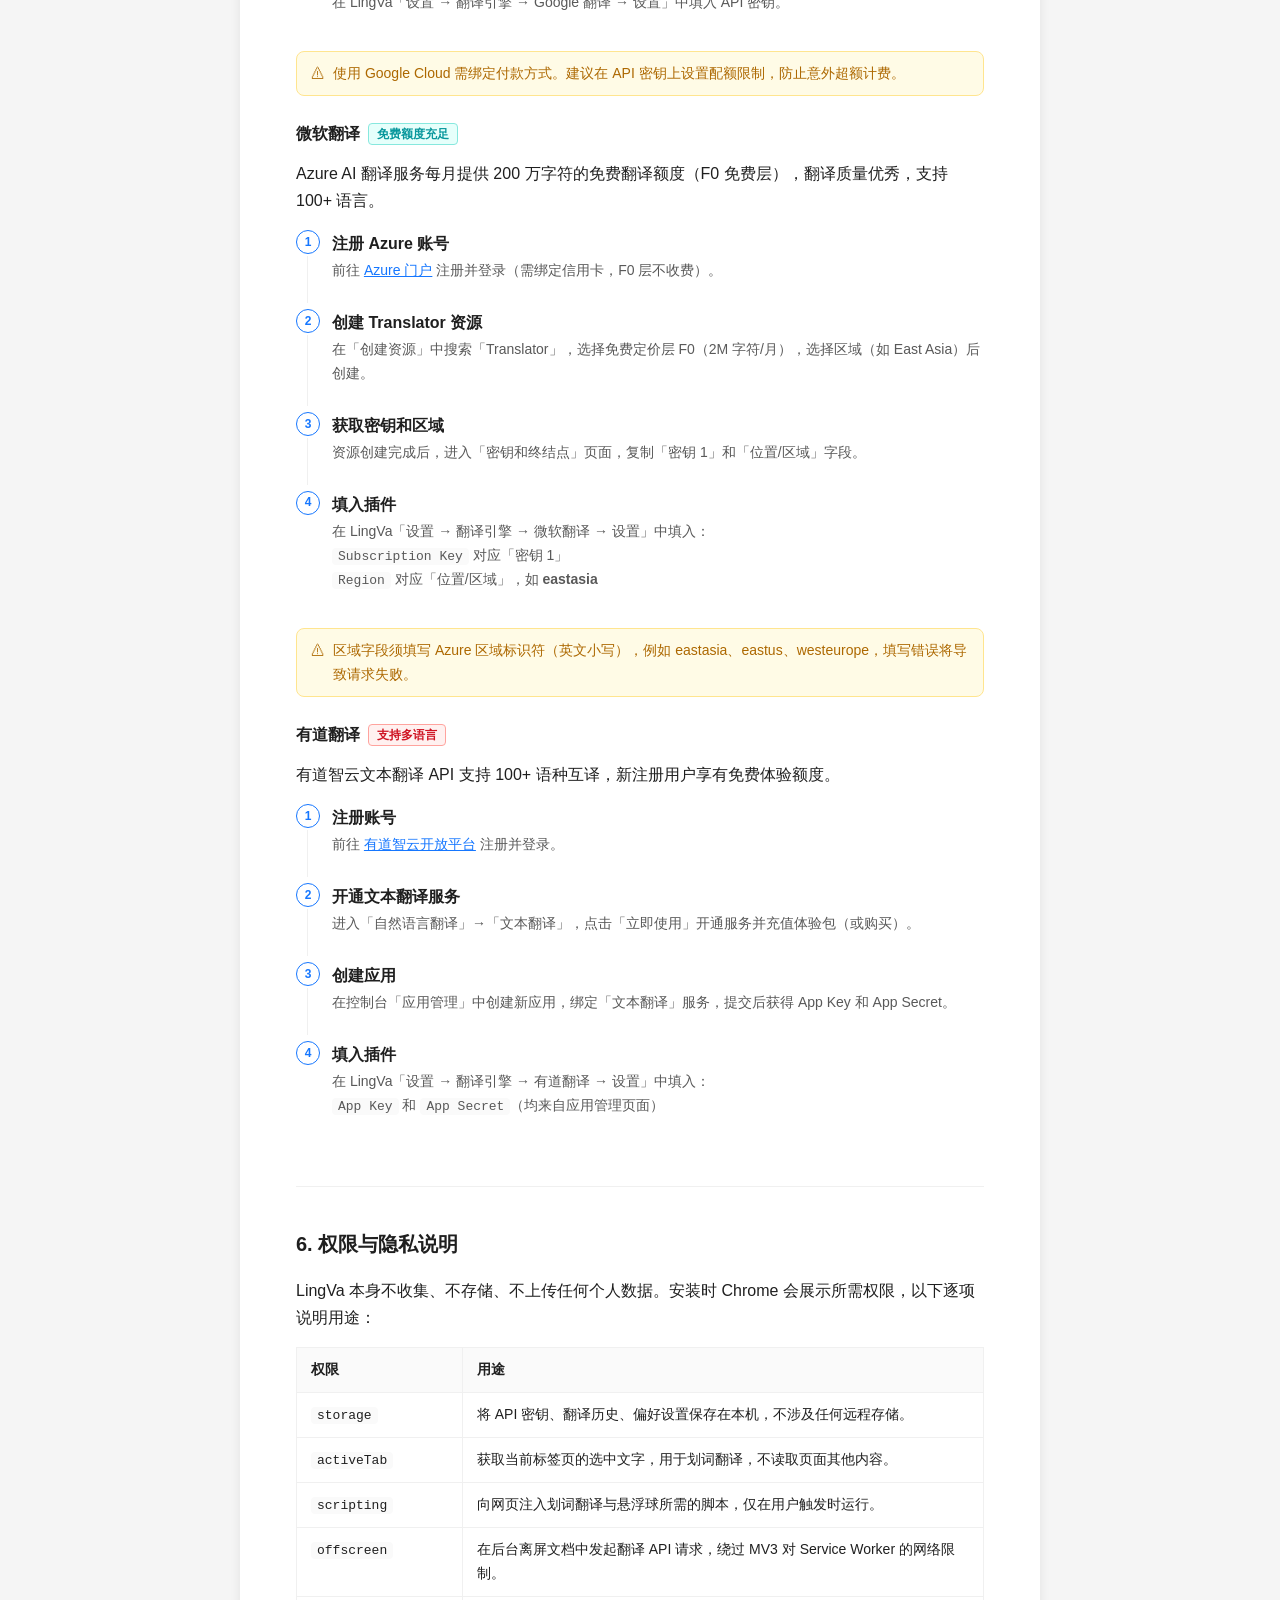
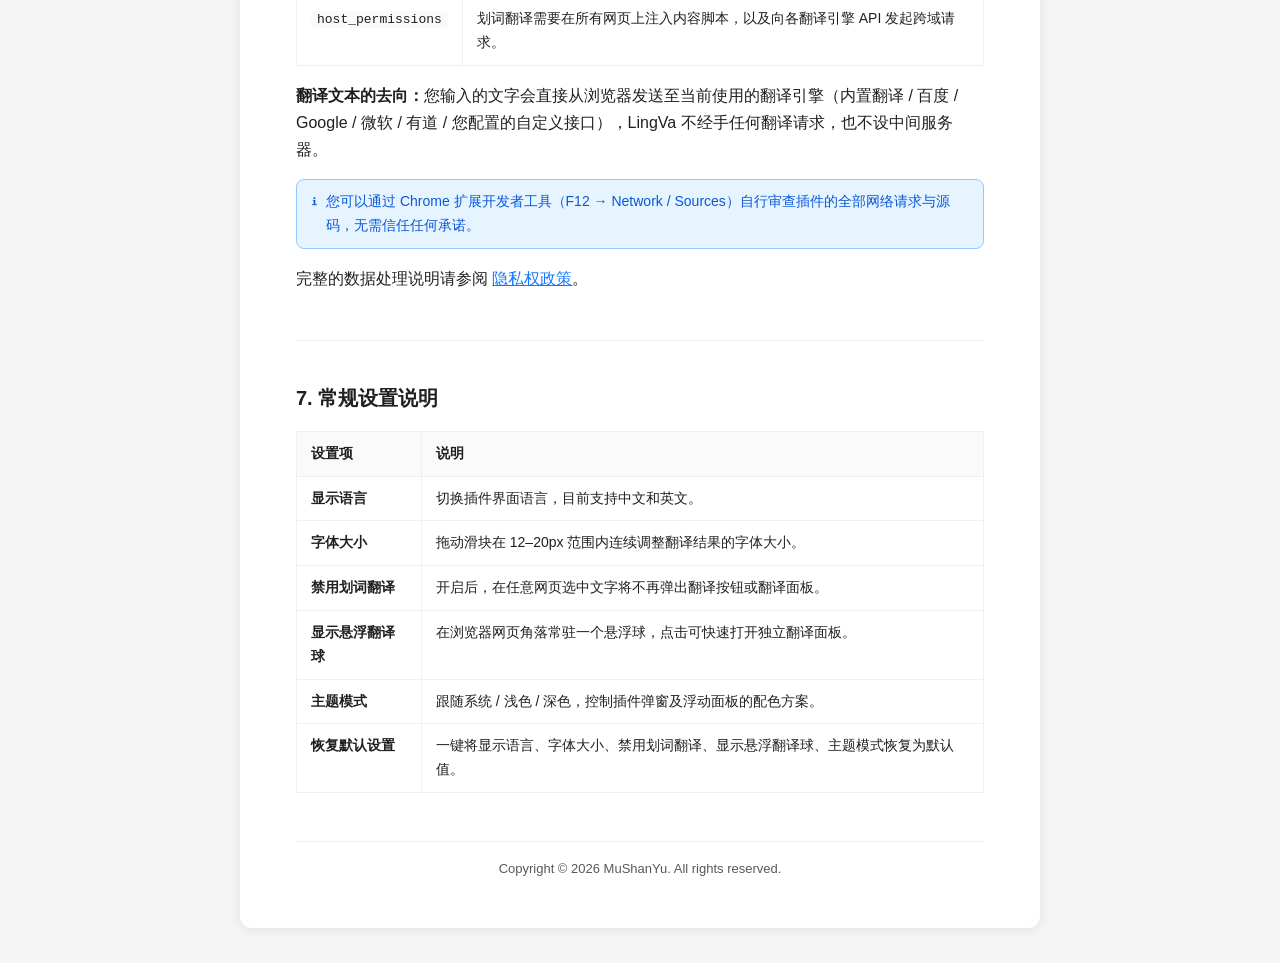
<file: help.html>
<!doctype html>
<html lang="zh-CN">
<head>
<meta charset="utf-8" />
<meta name="viewport" content="width=device-width, initial-scale=1" />
<title>LingVa 使用手册</title>
<link rel="stylesheet" href="assets/style.css" />
</head>
<body>
  <div class="card">
    <div class="page-header">
      <h1>LingVa 使用手册</h1>
      <div class="subtitle">轻松翻译，自由探索 · 版本 1.0.0 · <a href="help-en.html">English</a></div>
    </div>

    <nav class="toc">
      <span class="toc-title">目录</span>
      <a href="#intro">1. 产品介绍</a>
      <a href="#popup">2. 弹窗翻译</a>
      <a href="#selection">3. 划词翻译</a>
      <a href="#floatingball">4. 悬浮球</a>
      <a href="#engines">5. 翻译引擎配置</a>
      <a href="#permissions">6. 权限与隐私说明</a>
      <a href="#settings">7. 常规设置说明</a>
    </nav>

    <section id="intro">
      <h2>1. 产品介绍</h2>
      <p>LingVa 是一款轻量、免费、开源的 Chrome 浏览器翻译插件，支持以下核心功能：</p>
      <ul>
        <li><strong>弹窗翻译</strong>：点击工具栏图标，在弹窗中输入文字进行翻译。</li>
        <li><strong>划词翻译</strong>：在任意网页选中文字，点击浮出的翻译按钮即可。</li>
        <li><strong>多引擎支持</strong>：内置免配置翻译引擎，开箱即用；也可接入百度翻译、Google 翻译、微软翻译、有道翻译，或配置自己的翻译后台接口。</li>
        <li><strong>翻译历史</strong>：自动保存最近 100 条翻译记录，弹窗、悬浮球、划词翻译三个入口共用同一份历史与常用语言列表。</li>
      </ul>
      <div class="alert alert-success">
        <span class="alert-icon">✓</span>
        <span>内置翻译引擎开箱即用，无需任何配置，安装后直接使用。如需更高用量或更稳定的服务，可在「设置 → 翻译引擎」中切换至第三方引擎并填入 API 凭证。</span>
      </div>
    </section>

    <hr />

    <section id="popup">
      <h2>2. 弹窗翻译</h2>
      <p>点击浏览器工具栏右上角的 LingVa 图标，即可打开翻译弹窗。</p>
      <ol class="steps">
        <li class="step-item">
          <span class="step-index">1</span>
          <div>
            <div class="step-title">选择语言</div>
            <div class="step-desc">左侧下拉框选择源语言（支持「自动检测」），右侧选择目标语言；翻译过的目标语言会出现在输入框上方的「常用语言」快捷按钮中，点击即可快速切换。</div>
          </div>
        </li>
        <li class="step-item">
          <span class="step-index">2</span>
          <div>
            <div class="step-title">输入文字</div>
            <div class="step-desc">在文本框中输入或粘贴需要翻译的内容，最长 1024 个字符。</div>
          </div>
        </li>
        <li class="step-item">
          <span class="step-index">3</span>
          <div>
            <div class="step-title">点击翻译</div>
            <div class="step-desc">点击「翻译」按钮，稍等片刻即可在下方看到翻译结果。</div>
          </div>
        </li>
        <li class="step-item">
          <span class="step-index">4</span>
          <div>
            <div class="step-title">复制或重新翻译</div>
            <div class="step-desc">点击结果区域下方的「复制」按钮，将翻译内容复制到剪切板；旁边的刷新图标可用当前文本重新发起一次翻译。</div>
          </div>
        </li>
      </ol>
      <div class="alert alert-info">
        <span class="alert-icon">ℹ</span>
        <span>翻译历史记录会在弹窗底部展示（悬浮球、划词翻译产生的记录也会一并汇总在这里），点击每条记录可重新加载该次翻译，点击右侧的关闭图标可删除单条记录；暂无记录时会显示空状态提示。</span>
      </div>
    </section>

    <hr />

    <section id="selection">
      <h2>3. 划词翻译</h2>
      <p>在任意网页上，用鼠标选中一段文字（或用键盘 Shift + 方向键选中），即可触发划词翻译功能。</p>
      <ol class="steps">
        <li class="step-item">
          <span class="step-index">1</span>
          <div>
            <div class="step-title">选中文字</div>
            <div class="step-desc">在网页上拖拽鼠标选中需要翻译的文字。</div>
          </div>
        </li>
        <li class="step-item">
          <span class="step-index">2</span>
          <div>
            <div class="step-title">点击翻译按钮</div>
            <div class="step-desc">松开鼠标后，选中文字附近会浮现「翻译」按钮，点击即可。</div>
          </div>
        </li>
        <li class="step-item">
          <span class="step-index">3</span>
          <div>
            <div class="step-title">查看结果</div>
            <div class="step-desc">翻译结果显示在浮动面板中，按住结果文字区域可拖拽移动面板位置；面板下方可切换目标语言、复制结果，点击图钉图标可将面板钉住，钉住后点击面板外部不会自动关闭。</div>
          </div>
        </li>
      </ol>
      <p><strong>关闭划词翻译：</strong>如果不需要该功能，可在「设置 → 常规设置」中开启「禁用划词翻译」，开启后在任意网页选中文字将不再弹出翻译按钮或翻译面板。</p>
      <p>翻译成功后会自动计入弹窗底部的翻译历史，所选目标语言也会同步更新到弹窗的「常用语言」快捷按钮中。</p>
    </section>

    <hr />

    <section id="floatingball">
      <h2>4. 悬浮球</h2>
      <p>悬浮球是一个常驻在网页角落的快捷入口，点击后可打开独立翻译面板，无需切换回插件弹窗即可翻译。在「设置 → 常规设置」中开启「显示悬浮翻译球」，悬浮球将出现在所有匹配的网页上。</p>
      <ol class="steps">
        <li class="step-item">
          <span class="step-index">1</span>
          <div>
            <div class="step-title">打开面板</div>
            <div class="step-desc">点击悬浮球打开翻译面板；再次点击悬浮球会将面板最小化，已输入的内容不会丢失。</div>
          </div>
        </li>
        <li class="step-item">
          <span class="step-index">2</span>
          <div>
            <div class="step-title">输入文字</div>
            <div class="step-desc">在面板的输入框中输入或粘贴文字，停顿片刻后自动发起翻译，无需额外点击。</div>
          </div>
        </li>
        <li class="step-item">
          <span class="step-index">3</span>
          <div>
            <div class="step-title">查看结果</div>
            <div class="step-desc">翻译结果显示在下方结果区域，可切换目标语言、点击刷新图标重新翻译、点击「复制」按钮复制结果。</div>
          </div>
        </li>
        <li class="step-item">
          <span class="step-index">4</span>
          <div>
            <div class="step-title">移动或钉住面板</div>
            <div class="step-desc">按住标题栏可拖拽移动面板位置；点击标题栏右侧的图钉图标可将面板钉住，钉住后点击面板外部不会自动关闭。</div>
          </div>
        </li>
      </ol>
      <p>翻译成功后同样会计入弹窗底部的翻译历史与「常用语言」快捷按钮，与弹窗、划词翻译共用同一份记录。</p>
      <div class="alert alert-warning">
        <span class="alert-icon">⚠</span>
        <span>部分网站的内容安全策略（CSP）可能阻止悬浮球显示，属正常现象。</span>
      </div>
    </section>

    <hr />

    <section id="engines">
      <h2>5. 翻译引擎配置</h2>
      <p>LingVa 提供一个开箱即用的内置翻译引擎、四个可选的第三方引擎，以及自定义接口功能，支持接入您自己的翻译后台服务。所有引擎共用同一套配置界面：在「设置 → 翻译引擎」页面直接点击引擎卡片即可切换为当前使用的引擎，同一时间只有一个引擎生效；未配置的引擎点击卡片上的「设置」按钮展开配置表单，自定义接口则在「设置 → 自定义接口」页面单独配置。</p>

      <h3>内置翻译 <span class="tag tag-success">无需配置</span> <span class="tag tag-processing">默认</span></h3>
      <p>基于 Google 翻译服务，安装后开箱即用，无需注册账号或填写任何 API 密钥。适合绝大多数日常翻译场景。</p>
      <div class="alert alert-warning">
        <span class="alert-icon">⚠</span>
        <span>内置翻译使用非官方接口，Google 未对其提供稳定性保证，在极少数情况下可能出现请求失败。如需更稳定或更高用量的服务，建议切换至下方任意第三方引擎并配置 API 凭证。</span>
      </div>

      <h3>自定义接口 <span class="tag tag-purple">高级功能</span></h3>
      <p>如果您有自建翻译服务（本地 LLM、私有 API 网关、企业翻译平台等），可以在「设置 → 自定义接口」中填入接口地址和可选的 Token，LingVa 将按照以下协议规范向该地址发起翻译请求。</p>
      <p><strong>接口规范</strong></p>
      <table>
        <thead><tr><th>项目</th><th>说明</th></tr></thead>
        <tbody>
          <tr><td><code>请求方法</code></td><td>POST</td></tr>
          <tr><td><code>Content-Type</code></td><td>application/json</td></tr>
          <tr><td><code>认证方式</code></td><td>可选；填写 Token 后自动附加 Authorization: Bearer {Token} 请求头</td></tr>
          <tr><td><code>请求体字段 q</code></td><td>待翻译的原始文本</td></tr>
          <tr><td><code>请求体字段 from</code></td><td>源语言 BCP-47 代码，自动检测时值为 "auto"</td></tr>
          <tr><td><code>请求体字段 to</code></td><td>目标语言 BCP-47 代码，如 zh-Hans、en、ja</td></tr>
          <tr><td><code>成功响应</code></td><td>{ "dst": "翻译结果" }</td></tr>
          <tr><td><code>错误响应</code></td><td>{ "error": "错误说明" }</td></tr>
        </tbody>
      </table>
      <div class="alert alert-info">
        <span class="alert-icon">ℹ</span>
        <span>保存配置后，LingVa 会自动切换为自定义接口引擎。如需切回其他引擎，在「设置 → 翻译引擎」中点击「切换」即可。</span>
      </div>

      <h3>百度翻译 <span class="tag tag-blue">免费额度充足</span></h3>
      <p>百度 AI 开放平台提供每月 100 万字符的免费翻译额度，适合日常使用。</p>
      <ol class="steps">
        <li class="step-item">
          <span class="step-index">1</span>
          <div>
            <div class="step-title">注册账号</div>
            <div class="step-desc">前往 <a href="https://ai.baidu.com/" target="_blank" rel="noopener noreferrer">百度 AI 开放平台</a> 注册并登录。</div>
          </div>
        </li>
        <li class="step-item">
          <span class="step-index">2</span>
          <div>
            <div class="step-title">开通机器翻译服务</div>
            <div class="step-desc">进入「产品服务」→「机器翻译」，点击「立即使用」开通服务。</div>
          </div>
        </li>
        <li class="step-item">
          <span class="step-index">3</span>
          <div>
            <div class="step-title">创建应用</div>
            <div class="step-desc">在控制台创建一个应用，勾选「机器翻译」能力，提交后获得 App ID 和 API Key。</div>
          </div>
        </li>
        <li class="step-item">
          <span class="step-index">4</span>
          <div>
            <div class="step-title">填入插件</div>
            <div class="step-desc">在 LingVa「设置 → 翻译引擎 → 百度翻译 → 设置」中填入：<br /><code>App ID</code> 对应控制台的 <strong>App ID</strong><br /><code>Bearer Token</code> 对应控制台的 <strong>API Key</strong></div>
          </div>
        </li>
      </ol>

      <h3>Google 翻译 <span class="tag tag-green">翻译质量高</span></h3>
      <p>Google Cloud Translation API 翻译质量优秀，每月提供 50 万字符免费额度，超出后按量计费。</p>
      <ol class="steps">
        <li class="step-item">
          <span class="step-index">1</span>
          <div>
            <div class="step-title">创建 Google Cloud 项目</div>
            <div class="step-desc">前往 <a href="https://console.cloud.google.com/" target="_blank" rel="noopener noreferrer">Google Cloud Console</a>，创建一个新项目（或使用已有项目）。</div>
          </div>
        </li>
        <li class="step-item">
          <span class="step-index">2</span>
          <div>
            <div class="step-title">启用 Translation API</div>
            <div class="step-desc">在「API 和服务」→「库」中搜索「Cloud Translation API」并启用。</div>
          </div>
        </li>
        <li class="step-item">
          <span class="step-index">3</span>
          <div>
            <div class="step-title">创建 API 密钥</div>
            <div class="step-desc">进入「API 和服务」→「凭据」，点击「创建凭据」→「API 密钥」，复制生成的密钥。</div>
          </div>
        </li>
        <li class="step-item">
          <span class="step-index">4</span>
          <div>
            <div class="step-title">填入插件</div>
            <div class="step-desc">在 LingVa「设置 → 翻译引擎 → Google 翻译 → 设置」中填入 API 密钥。</div>
          </div>
        </li>
      </ol>
      <div class="alert alert-warning">
        <span class="alert-icon">⚠</span>
        <span>使用 Google Cloud 需绑定付款方式。建议在 API 密钥上设置配额限制，防止意外超额计费。</span>
      </div>

      <h3>微软翻译 <span class="tag tag-cyan">免费额度充足</span></h3>
      <p>Azure AI 翻译服务每月提供 200 万字符的免费翻译额度（F0 免费层），翻译质量优秀，支持 100+ 语言。</p>
      <ol class="steps">
        <li class="step-item">
          <span class="step-index">1</span>
          <div>
            <div class="step-title">注册 Azure 账号</div>
            <div class="step-desc">前往 <a href="https://portal.azure.com/" target="_blank" rel="noopener noreferrer">Azure 门户</a> 注册并登录（需绑定信用卡，F0 层不收费）。</div>
          </div>
        </li>
        <li class="step-item">
          <span class="step-index">2</span>
          <div>
            <div class="step-title">创建 Translator 资源</div>
            <div class="step-desc">在「创建资源」中搜索「Translator」，选择免费定价层 F0（2M 字符/月），选择区域（如 East Asia）后创建。</div>
          </div>
        </li>
        <li class="step-item">
          <span class="step-index">3</span>
          <div>
            <div class="step-title">获取密钥和区域</div>
            <div class="step-desc">资源创建完成后，进入「密钥和终结点」页面，复制「密钥 1」和「位置/区域」字段。</div>
          </div>
        </li>
        <li class="step-item">
          <span class="step-index">4</span>
          <div>
            <div class="step-title">填入插件</div>
            <div class="step-desc">在 LingVa「设置 → 翻译引擎 → 微软翻译 → 设置」中填入：<br /><code>Subscription Key</code> 对应「密钥 1」<br /><code>Region</code> 对应「位置/区域」，如 <strong>eastasia</strong></div>
          </div>
        </li>
      </ol>
      <div class="alert alert-warning">
        <span class="alert-icon">⚠</span>
        <span>区域字段须填写 Azure 区域标识符（英文小写），例如 eastasia、eastus、westeurope，填写错误将导致请求失败。</span>
      </div>

      <h3>有道翻译 <span class="tag tag-red">支持多语言</span></h3>
      <p>有道智云文本翻译 API 支持 100+ 语种互译，新注册用户享有免费体验额度。</p>
      <ol class="steps">
        <li class="step-item">
          <span class="step-index">1</span>
          <div>
            <div class="step-title">注册账号</div>
            <div class="step-desc">前往 <a href="https://ai.youdao.com/" target="_blank" rel="noopener noreferrer">有道智云开放平台</a> 注册并登录。</div>
          </div>
        </li>
        <li class="step-item">
          <span class="step-index">2</span>
          <div>
            <div class="step-title">开通文本翻译服务</div>
            <div class="step-desc">进入「自然语言翻译」→「文本翻译」，点击「立即使用」开通服务并充值体验包（或购买）。</div>
          </div>
        </li>
        <li class="step-item">
          <span class="step-index">3</span>
          <div>
            <div class="step-title">创建应用</div>
            <div class="step-desc">在控制台「应用管理」中创建新应用，绑定「文本翻译」服务，提交后获得 App Key 和 App Secret。</div>
          </div>
        </li>
        <li class="step-item">
          <span class="step-index">4</span>
          <div>
            <div class="step-title">填入插件</div>
            <div class="step-desc">在 LingVa「设置 → 翻译引擎 → 有道翻译 → 设置」中填入：<br /><code>App Key</code> 和 <code>App Secret</code>（均来自应用管理页面）</div>
          </div>
        </li>
      </ol>
    </section>

    <hr />

    <section id="permissions">
      <h2>6. 权限与隐私说明</h2>
      <p>LingVa 本身不收集、不存储、不上传任何个人数据。安装时 Chrome 会展示所需权限，以下逐项说明用途：</p>
      <table>
        <thead><tr><th>权限</th><th>用途</th></tr></thead>
        <tbody>
          <tr><td><code>storage</code></td><td>将 API 密钥、翻译历史、偏好设置保存在本机，不涉及任何远程存储。</td></tr>
          <tr><td><code>activeTab</code></td><td>获取当前标签页的选中文字，用于划词翻译，不读取页面其他内容。</td></tr>
          <tr><td><code>scripting</code></td><td>向网页注入划词翻译与悬浮球所需的脚本，仅在用户触发时运行。</td></tr>
          <tr><td><code>offscreen</code></td><td>在后台离屏文档中发起翻译 API 请求，绕过 MV3 对 Service Worker 的网络限制。</td></tr>
          <tr><td><code>host_permissions</code></td><td>划词翻译需要在所有网页上注入内容脚本，以及向各翻译引擎 API 发起跨域请求。</td></tr>
        </tbody>
      </table>
      <p><strong>翻译文本的去向：</strong>您输入的文字会直接从浏览器发送至当前使用的翻译引擎（内置翻译 / 百度 / Google / 微软 / 有道 / 您配置的自定义接口），LingVa 不经手任何翻译请求，也不设中间服务器。</p>
      <div class="alert alert-info">
        <span class="alert-icon">ℹ</span>
        <span>您可以通过 Chrome 扩展开发者工具（F12 → Network / Sources）自行审查插件的全部网络请求与源码，无需信任任何承诺。</span>
      </div>
      <p>完整的数据处理说明请参阅 <a href="privacy-policy.html">隐私权政策</a>。</p>
    </section>

    <hr />

    <section id="settings">
      <h2>7. 常规设置说明</h2>
      <table>
        <thead><tr><th>设置项</th><th>说明</th></tr></thead>
        <tbody>
          <tr><td><strong>显示语言</strong></td><td>切换插件界面语言，目前支持中文和英文。</td></tr>
          <tr><td><strong>字体大小</strong></td><td>拖动滑块在 12–20px 范围内连续调整翻译结果的字体大小。</td></tr>
          <tr><td><strong>禁用划词翻译</strong></td><td>开启后，在任意网页选中文字将不再弹出翻译按钮或翻译面板。</td></tr>
          <tr><td><strong>显示悬浮翻译球</strong></td><td>在浏览器网页角落常驻一个悬浮球，点击可快速打开独立翻译面板。</td></tr>
          <tr><td><strong>主题模式</strong></td><td>跟随系统 / 浅色 / 深色，控制插件弹窗及浮动面板的配色方案。</td></tr>
          <tr><td><strong>恢复默认设置</strong></td><td>一键将显示语言、字体大小、禁用划词翻译、显示悬浮翻译球、主题模式恢复为默认值。</td></tr>
        </tbody>
      </table>
    </section>

    <footer>Copyright © 2026 MuShanYu. All rights reserved.</footer>
  </div>
</body>
</html>
</file>
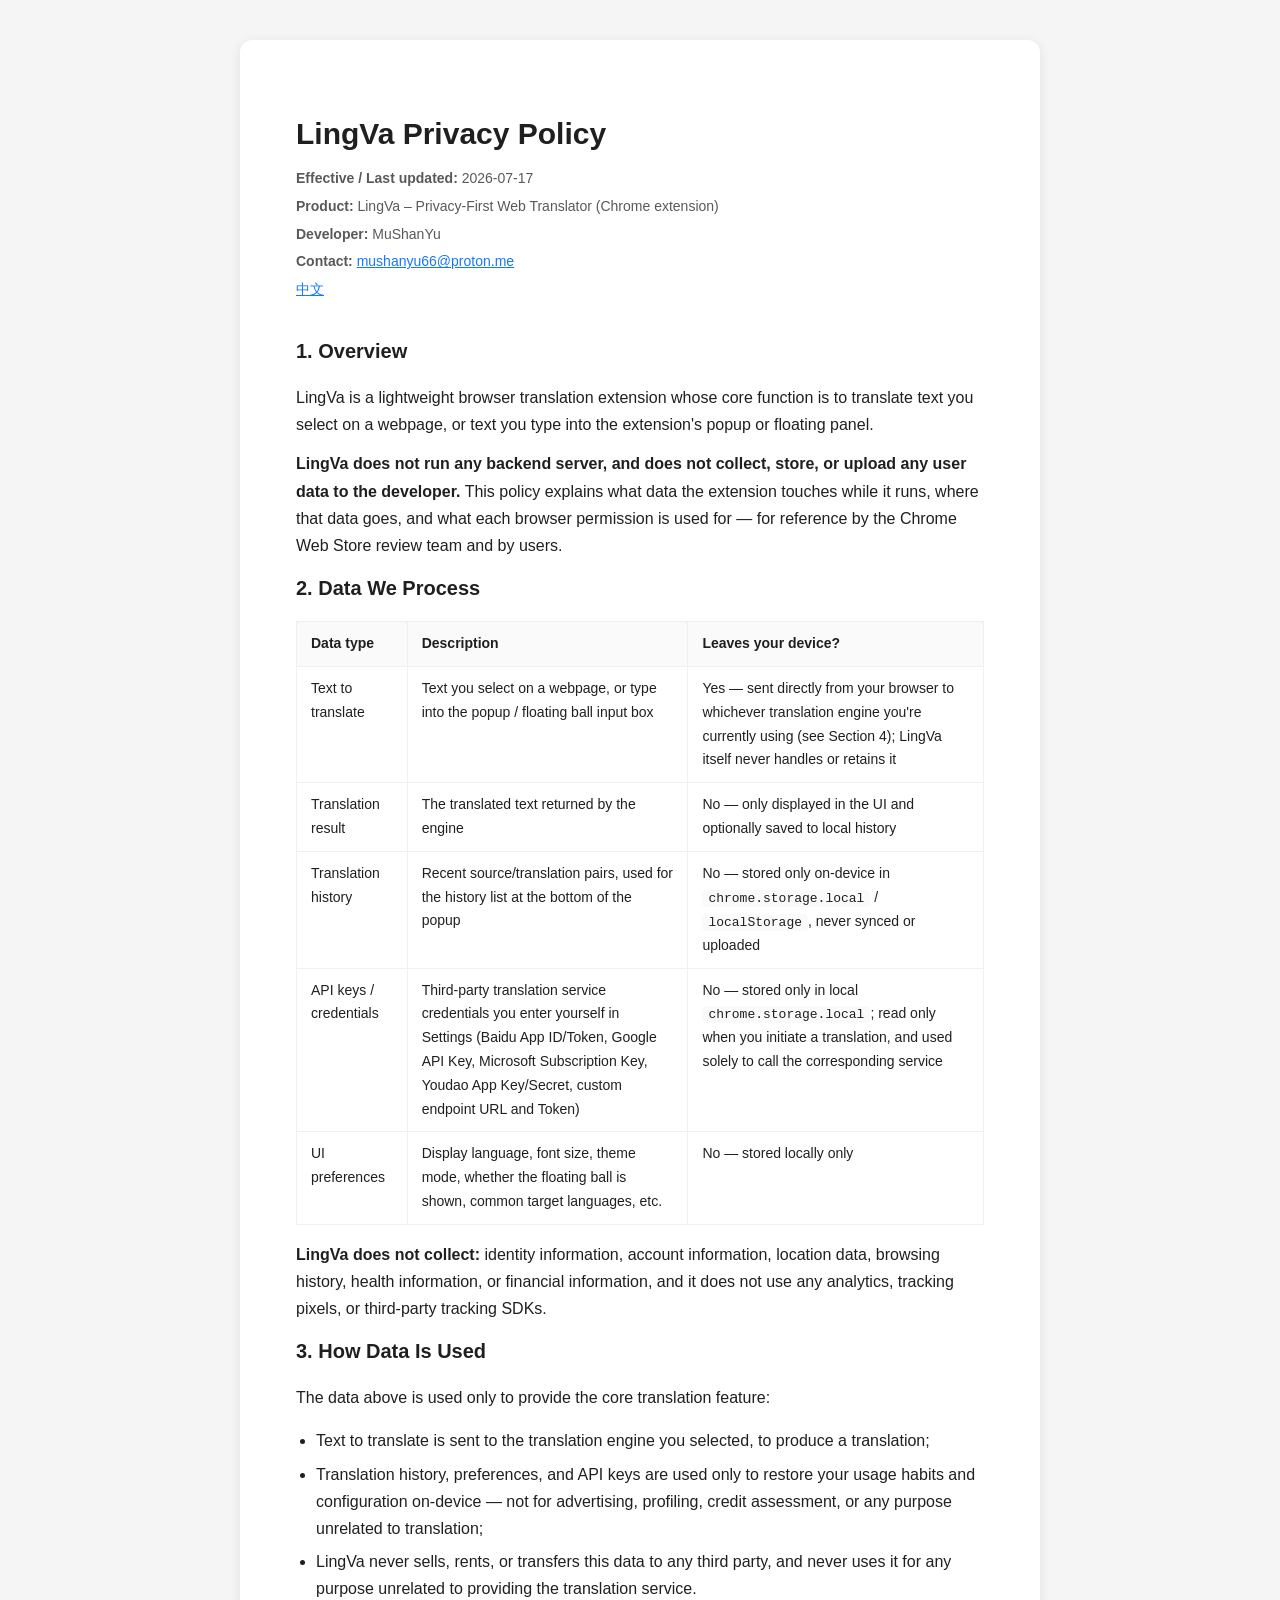
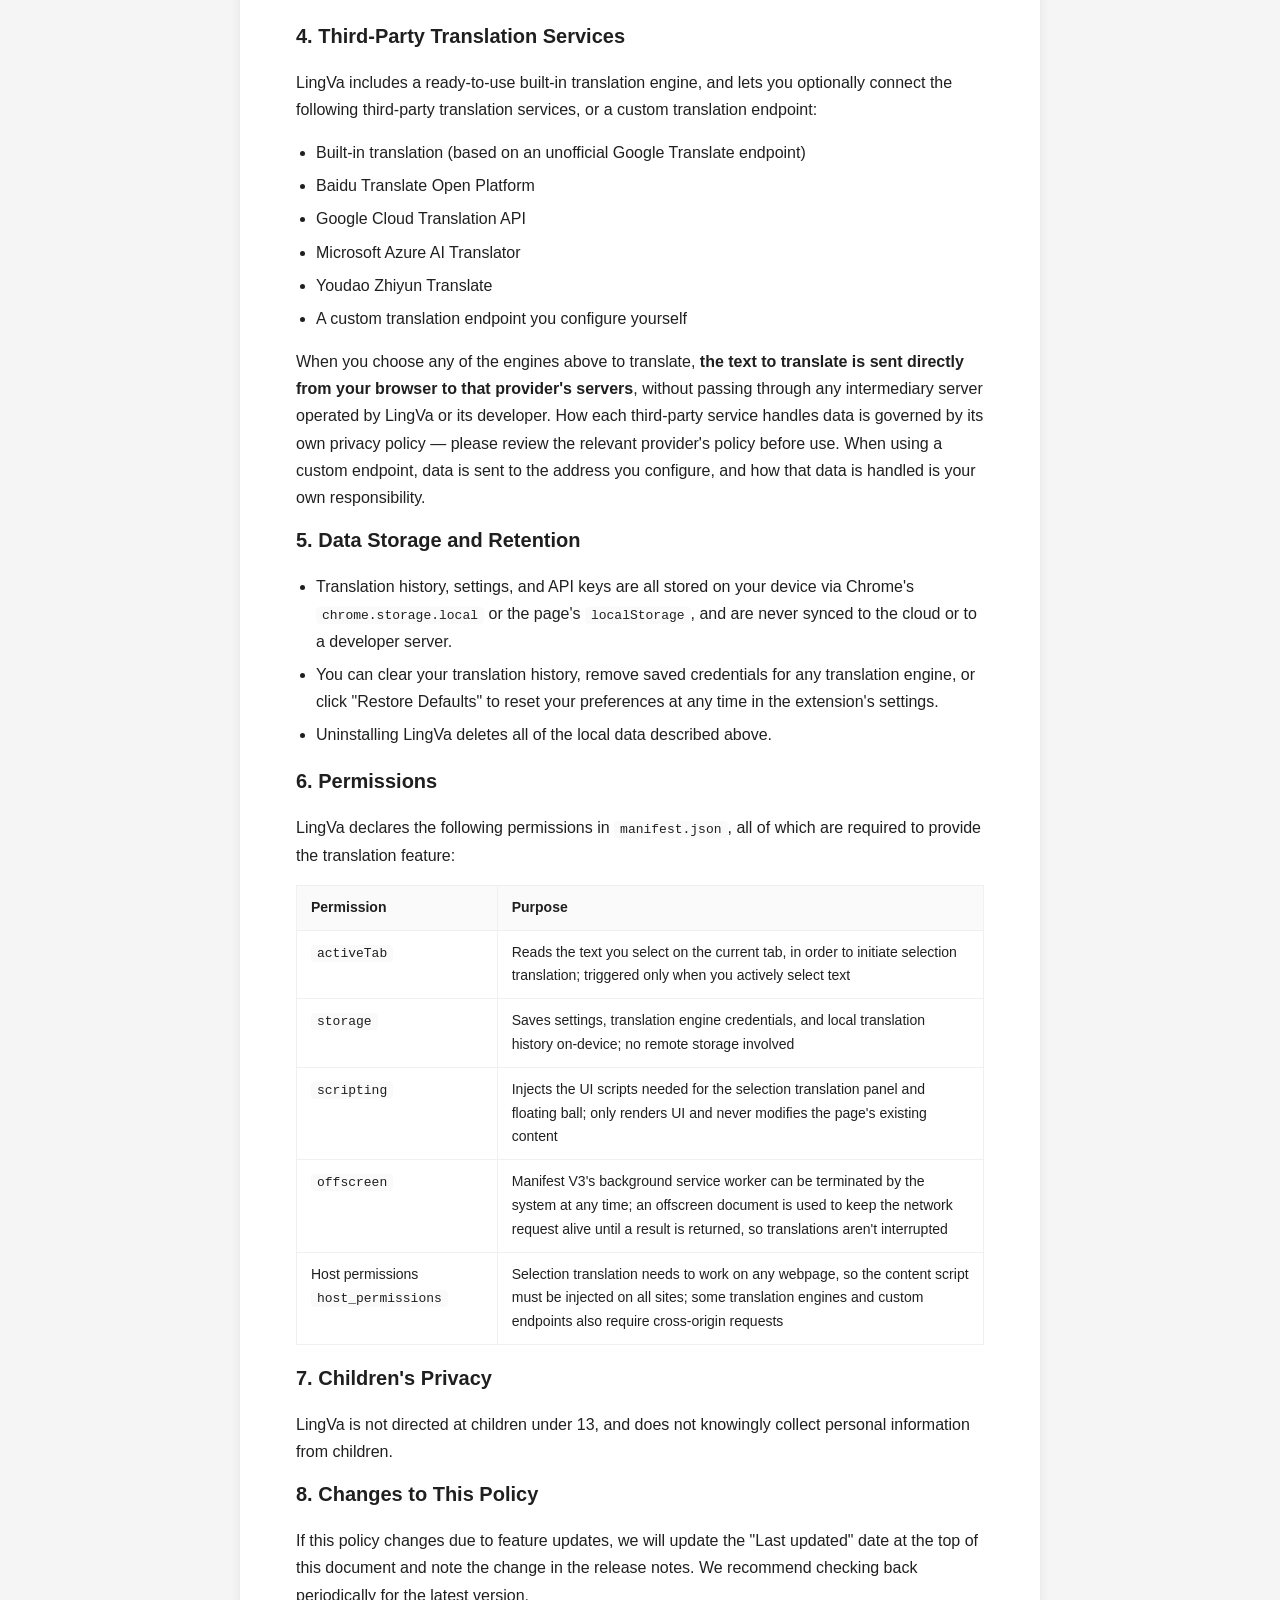
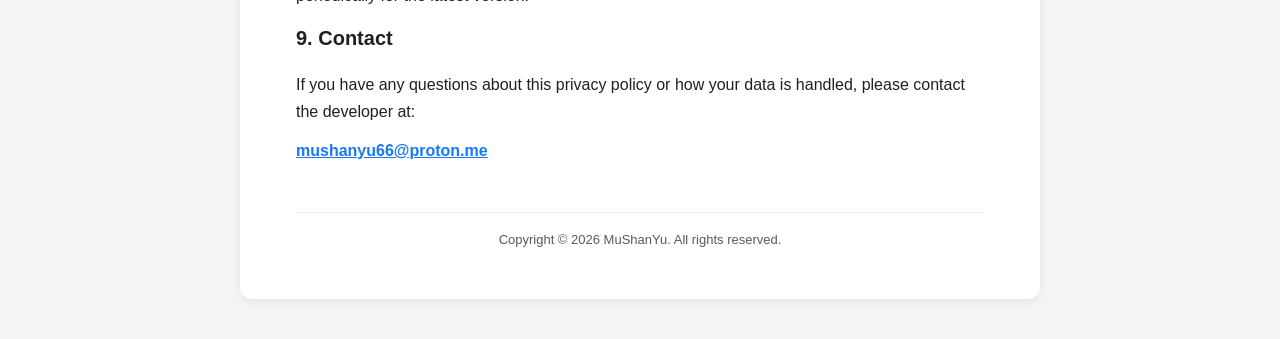
<file: privacy-policy-en.html>
<!doctype html>
<html lang="en">
<head>
<meta charset="utf-8" />
<meta name="viewport" content="width=device-width, initial-scale=1" />
<title>LingVa Privacy Policy</title>
<link rel="stylesheet" href="assets/style.css" />
</head>
<body>
  <div class="card">
    <h1>LingVa Privacy Policy</h1>
    <div class="meta">
      <p><strong>Effective / Last updated:</strong> 2026-07-17</p>
      <p><strong>Product:</strong> LingVa – Privacy-First Web Translator (Chrome extension)</p>
      <p><strong>Developer:</strong> MuShanYu</p>
      <p><strong>Contact:</strong> <a href="mailto:mushanyu66@proton.me">mushanyu66@proton.me</a></p>
      <p><a href="privacy-policy.html">中文</a></p>
    </div>

    <h2>1. Overview</h2>
    <p>LingVa is a lightweight browser translation extension whose core function is to translate text you select on a webpage, or text you type into the extension's popup or floating panel.</p>
    <p><strong>LingVa does not run any backend server, and does not collect, store, or upload any user data to the developer.</strong> This policy explains what data the extension touches while it runs, where that data goes, and what each browser permission is used for — for reference by the Chrome Web Store review team and by users.</p>

    <h2>2. Data We Process</h2>
    <table>
      <thead>
        <tr><th>Data type</th><th>Description</th><th>Leaves your device?</th></tr>
      </thead>
      <tbody>
        <tr>
          <td>Text to translate</td>
          <td>Text you select on a webpage, or type into the popup / floating ball input box</td>
          <td>Yes — sent directly from your browser to whichever translation engine you're currently using (see Section 4); LingVa itself never handles or retains it</td>
        </tr>
        <tr>
          <td>Translation result</td>
          <td>The translated text returned by the engine</td>
          <td>No — only displayed in the UI and optionally saved to local history</td>
        </tr>
        <tr>
          <td>Translation history</td>
          <td>Recent source/translation pairs, used for the history list at the bottom of the popup</td>
          <td>No — stored only on-device in <code>chrome.storage.local</code> / <code>localStorage</code>, never synced or uploaded</td>
        </tr>
        <tr>
          <td>API keys / credentials</td>
          <td>Third-party translation service credentials you enter yourself in Settings (Baidu App ID/Token, Google API Key, Microsoft Subscription Key, Youdao App Key/Secret, custom endpoint URL and Token)</td>
          <td>No — stored only in local <code>chrome.storage.local</code>; read only when you initiate a translation, and used solely to call the corresponding service</td>
        </tr>
        <tr>
          <td>UI preferences</td>
          <td>Display language, font size, theme mode, whether the floating ball is shown, common target languages, etc.</td>
          <td>No — stored locally only</td>
        </tr>
      </tbody>
    </table>
    <p><strong>LingVa does not collect:</strong> identity information, account information, location data, browsing history, health information, or financial information, and it does not use any analytics, tracking pixels, or third-party tracking SDKs.</p>

    <h2>3. How Data Is Used</h2>
    <p>The data above is used only to provide the core translation feature:</p>
    <ul>
      <li>Text to translate is sent to the translation engine you selected, to produce a translation;</li>
      <li>Translation history, preferences, and API keys are used only to restore your usage habits and configuration on-device — not for advertising, profiling, credit assessment, or any purpose unrelated to translation;</li>
      <li>LingVa never sells, rents, or transfers this data to any third party, and never uses it for any purpose unrelated to providing the translation service.</li>
    </ul>

    <h2>4. Third-Party Translation Services</h2>
    <p>LingVa includes a ready-to-use built-in translation engine, and lets you optionally connect the following third-party translation services, or a custom translation endpoint:</p>
    <ul>
      <li>Built-in translation (based on an unofficial Google Translate endpoint)</li>
      <li>Baidu Translate Open Platform</li>
      <li>Google Cloud Translation API</li>
      <li>Microsoft Azure AI Translator</li>
      <li>Youdao Zhiyun Translate</li>
      <li>A custom translation endpoint you configure yourself</li>
    </ul>
    <p>When you choose any of the engines above to translate, <strong>the text to translate is sent directly from your browser to that provider's servers</strong>, without passing through any intermediary server operated by LingVa or its developer. How each third-party service handles data is governed by its own privacy policy — please review the relevant provider's policy before use. When using a custom endpoint, data is sent to the address you configure, and how that data is handled is your own responsibility.</p>

    <h2>5. Data Storage and Retention</h2>
    <ul>
      <li>Translation history, settings, and API keys are all stored on your device via Chrome's <code>chrome.storage.local</code> or the page's <code>localStorage</code>, and are never synced to the cloud or to a developer server.</li>
      <li>You can clear your translation history, remove saved credentials for any translation engine, or click "Restore Defaults" to reset your preferences at any time in the extension's settings.</li>
      <li>Uninstalling LingVa deletes all of the local data described above.</li>
    </ul>

    <h2>6. Permissions</h2>
    <p>LingVa declares the following permissions in <code>manifest.json</code>, all of which are required to provide the translation feature:</p>
    <table>
      <thead>
        <tr><th>Permission</th><th>Purpose</th></tr>
      </thead>
      <tbody>
        <tr><td><code>activeTab</code></td><td>Reads the text you select on the current tab, in order to initiate selection translation; triggered only when you actively select text</td></tr>
        <tr><td><code>storage</code></td><td>Saves settings, translation engine credentials, and local translation history on-device; no remote storage involved</td></tr>
        <tr><td><code>scripting</code></td><td>Injects the UI scripts needed for the selection translation panel and floating ball; only renders UI and never modifies the page's existing content</td></tr>
        <tr><td><code>offscreen</code></td><td>Manifest V3's background service worker can be terminated by the system at any time; an offscreen document is used to keep the network request alive until a result is returned, so translations aren't interrupted</td></tr>
        <tr><td>Host permissions <code>host_permissions</code></td><td>Selection translation needs to work on any webpage, so the content script must be injected on all sites; some translation engines and custom endpoints also require cross-origin requests</td></tr>
      </tbody>
    </table>

    <h2>7. Children's Privacy</h2>
    <p>LingVa is not directed at children under 13, and does not knowingly collect personal information from children.</p>

    <h2>8. Changes to This Policy</h2>
    <p>If this policy changes due to feature updates, we will update the "Last updated" date at the top of this document and note the change in the release notes. We recommend checking back periodically for the latest version.</p>

    <h2>9. Contact</h2>
    <p>If you have any questions about this privacy policy or how your data is handled, please contact the developer at:</p>
    <p><strong><a href="mailto:mushanyu66@proton.me">mushanyu66@proton.me</a></strong></p>

    <footer>Copyright © 2026 MuShanYu. All rights reserved.</footer>
  </div>
</body>
</html>
</file>
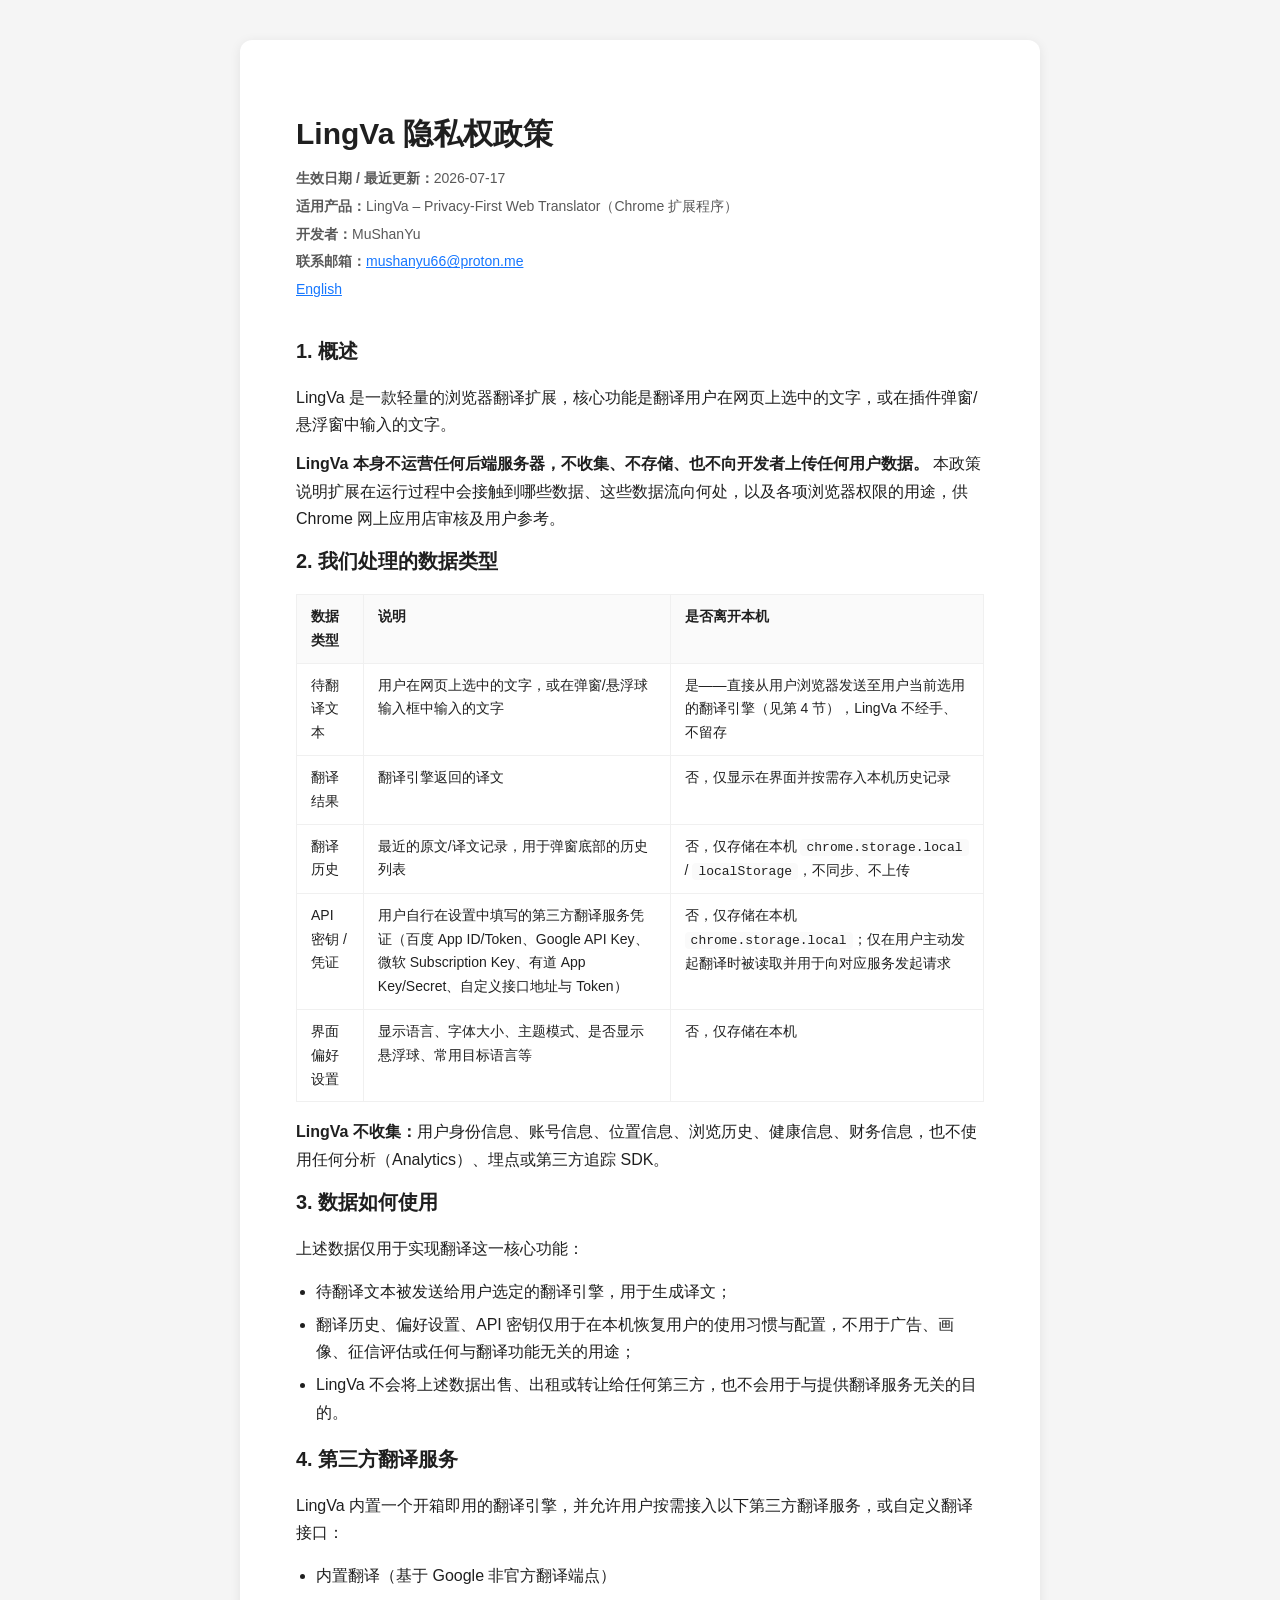
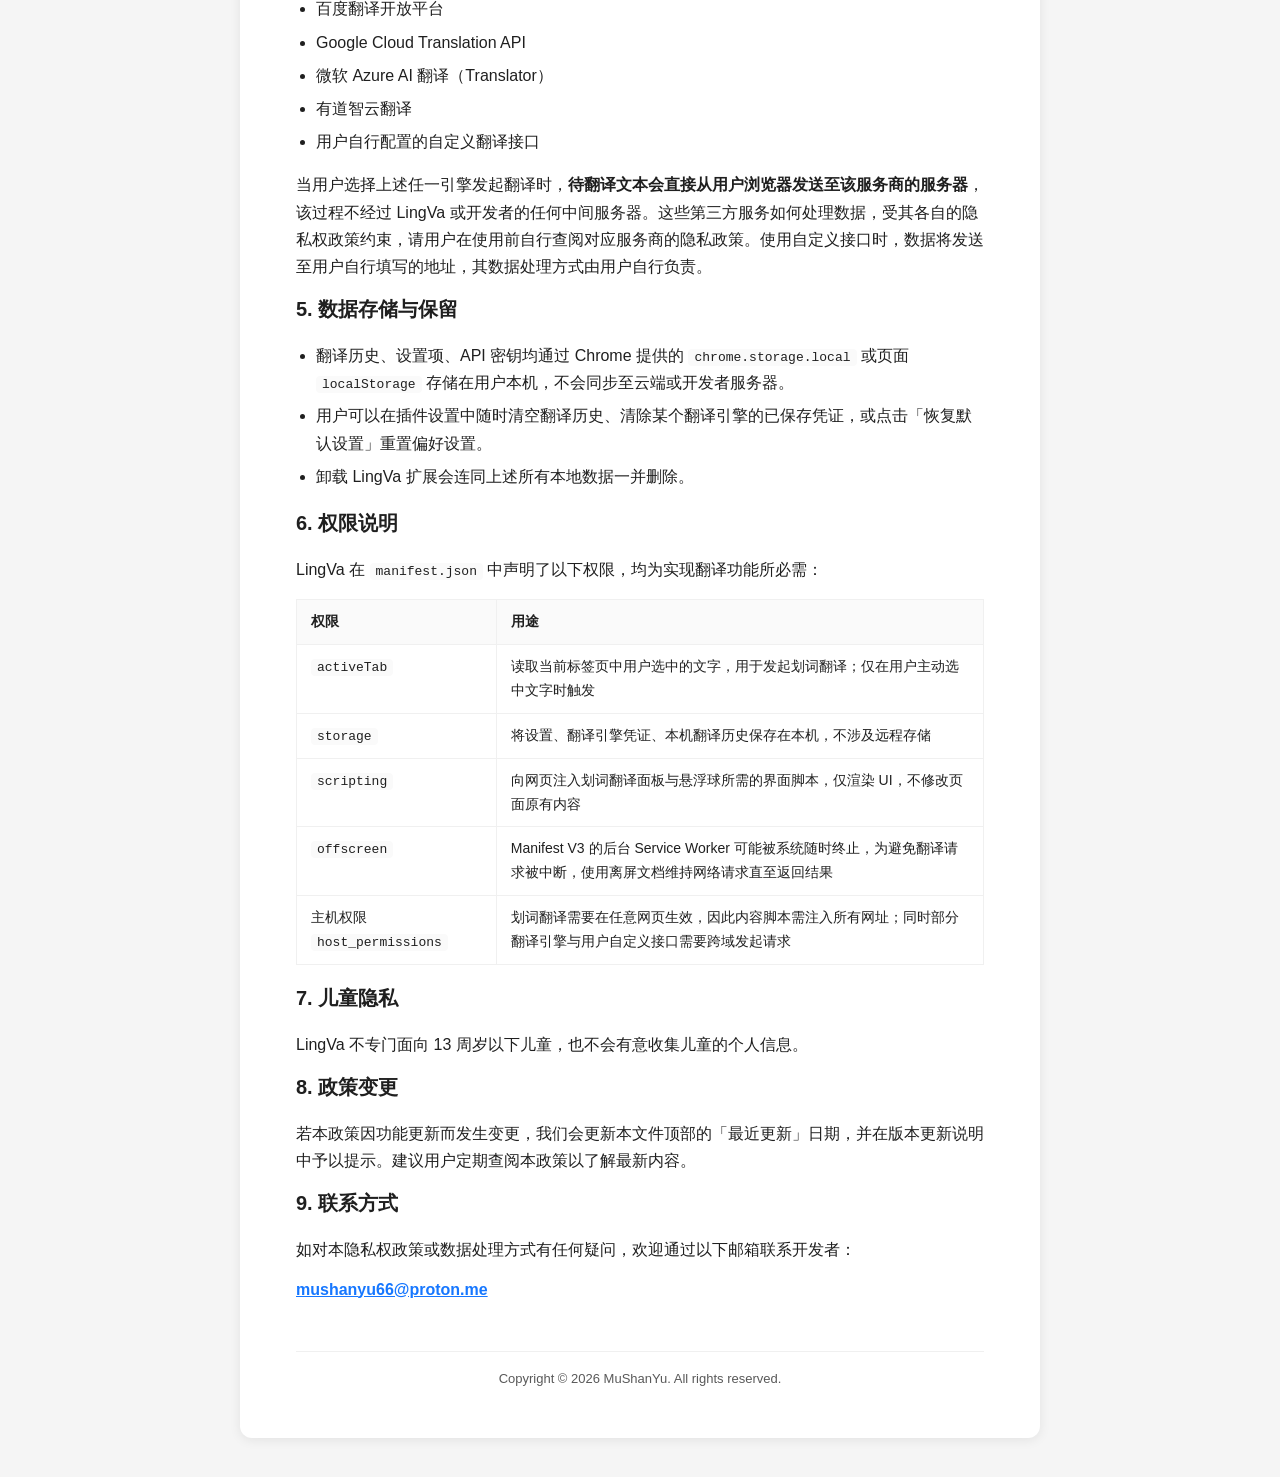
<file: privacy-policy.html>
<!doctype html>
<html lang="zh-CN">
<head>
<meta charset="utf-8" />
<meta name="viewport" content="width=device-width, initial-scale=1" />
<title>LingVa 隐私权政策</title>
<link rel="stylesheet" href="assets/style.css" />
</head>
<body>
  <div class="card">
    <h1>LingVa 隐私权政策</h1>
    <div class="meta">
      <p><strong>生效日期 / 最近更新：</strong>2026-07-17</p>
      <p><strong>适用产品：</strong>LingVa – Privacy-First Web Translator（Chrome 扩展程序）</p>
      <p><strong>开发者：</strong>MuShanYu</p>
      <p><strong>联系邮箱：</strong><a href="mailto:mushanyu66@proton.me">mushanyu66@proton.me</a></p>
      <p><a href="privacy-policy-en.html">English</a></p>
    </div>

    <h2>1. 概述</h2>
    <p>LingVa 是一款轻量的浏览器翻译扩展，核心功能是翻译用户在网页上选中的文字，或在插件弹窗/悬浮窗中输入的文字。</p>
    <p><strong>LingVa 本身不运营任何后端服务器，不收集、不存储、也不向开发者上传任何用户数据。</strong> 本政策说明扩展在运行过程中会接触到哪些数据、这些数据流向何处，以及各项浏览器权限的用途，供 Chrome 网上应用店审核及用户参考。</p>

    <h2>2. 我们处理的数据类型</h2>
    <table>
      <thead>
        <tr><th>数据类型</th><th>说明</th><th>是否离开本机</th></tr>
      </thead>
      <tbody>
        <tr>
          <td>待翻译文本</td>
          <td>用户在网页上选中的文字，或在弹窗/悬浮球输入框中输入的文字</td>
          <td>是——直接从用户浏览器发送至用户当前选用的翻译引擎（见第 4 节），LingVa 不经手、不留存</td>
        </tr>
        <tr>
          <td>翻译结果</td>
          <td>翻译引擎返回的译文</td>
          <td>否，仅显示在界面并按需存入本机历史记录</td>
        </tr>
        <tr>
          <td>翻译历史</td>
          <td>最近的原文/译文记录，用于弹窗底部的历史列表</td>
          <td>否，仅存储在本机 <code>chrome.storage.local</code> / <code>localStorage</code>，不同步、不上传</td>
        </tr>
        <tr>
          <td>API 密钥 / 凭证</td>
          <td>用户自行在设置中填写的第三方翻译服务凭证（百度 App ID/Token、Google API Key、微软 Subscription Key、有道 App Key/Secret、自定义接口地址与 Token）</td>
          <td>否，仅存储在本机 <code>chrome.storage.local</code>；仅在用户主动发起翻译时被读取并用于向对应服务发起请求</td>
        </tr>
        <tr>
          <td>界面偏好设置</td>
          <td>显示语言、字体大小、主题模式、是否显示悬浮球、常用目标语言等</td>
          <td>否，仅存储在本机</td>
        </tr>
      </tbody>
    </table>
    <p><strong>LingVa 不收集：</strong>用户身份信息、账号信息、位置信息、浏览历史、健康信息、财务信息，也不使用任何分析（Analytics）、埋点或第三方追踪 SDK。</p>

    <h2>3. 数据如何使用</h2>
    <p>上述数据仅用于实现翻译这一核心功能：</p>
    <ul>
      <li>待翻译文本被发送给用户选定的翻译引擎，用于生成译文；</li>
      <li>翻译历史、偏好设置、API 密钥仅用于在本机恢复用户的使用习惯与配置，不用于广告、画像、征信评估或任何与翻译功能无关的用途；</li>
      <li>LingVa 不会将上述数据出售、出租或转让给任何第三方，也不会用于与提供翻译服务无关的目的。</li>
    </ul>

    <h2>4. 第三方翻译服务</h2>
    <p>LingVa 内置一个开箱即用的翻译引擎，并允许用户按需接入以下第三方翻译服务，或自定义翻译接口：</p>
    <ul>
      <li>内置翻译（基于 Google 非官方翻译端点）</li>
      <li>百度翻译开放平台</li>
      <li>Google Cloud Translation API</li>
      <li>微软 Azure AI 翻译（Translator）</li>
      <li>有道智云翻译</li>
      <li>用户自行配置的自定义翻译接口</li>
    </ul>
    <p>当用户选择上述任一引擎发起翻译时，<strong>待翻译文本会直接从用户浏览器发送至该服务商的服务器</strong>，该过程不经过 LingVa 或开发者的任何中间服务器。这些第三方服务如何处理数据，受其各自的隐私权政策约束，请用户在使用前自行查阅对应服务商的隐私政策。使用自定义接口时，数据将发送至用户自行填写的地址，其数据处理方式由用户自行负责。</p>

    <h2>5. 数据存储与保留</h2>
    <ul>
      <li>翻译历史、设置项、API 密钥均通过 Chrome 提供的 <code>chrome.storage.local</code> 或页面 <code>localStorage</code> 存储在用户本机，不会同步至云端或开发者服务器。</li>
      <li>用户可以在插件设置中随时清空翻译历史、清除某个翻译引擎的已保存凭证，或点击「恢复默认设置」重置偏好设置。</li>
      <li>卸载 LingVa 扩展会连同上述所有本地数据一并删除。</li>
    </ul>

    <h2>6. 权限说明</h2>
    <p>LingVa 在 <code>manifest.json</code> 中声明了以下权限，均为实现翻译功能所必需：</p>
    <table>
      <thead>
        <tr><th>权限</th><th>用途</th></tr>
      </thead>
      <tbody>
        <tr><td><code>activeTab</code></td><td>读取当前标签页中用户选中的文字，用于发起划词翻译；仅在用户主动选中文字时触发</td></tr>
        <tr><td><code>storage</code></td><td>将设置、翻译引擎凭证、本机翻译历史保存在本机，不涉及远程存储</td></tr>
        <tr><td><code>scripting</code></td><td>向网页注入划词翻译面板与悬浮球所需的界面脚本，仅渲染 UI，不修改页面原有内容</td></tr>
        <tr><td><code>offscreen</code></td><td>Manifest V3 的后台 Service Worker 可能被系统随时终止，为避免翻译请求被中断，使用离屏文档维持网络请求直至返回结果</td></tr>
        <tr><td>主机权限 <code>host_permissions</code></td><td>划词翻译需要在任意网页生效，因此内容脚本需注入所有网址；同时部分翻译引擎与用户自定义接口需要跨域发起请求</td></tr>
      </tbody>
    </table>

    <h2>7. 儿童隐私</h2>
    <p>LingVa 不专门面向 13 周岁以下儿童，也不会有意收集儿童的个人信息。</p>

    <h2>8. 政策变更</h2>
    <p>若本政策因功能更新而发生变更，我们会更新本文件顶部的「最近更新」日期，并在版本更新说明中予以提示。建议用户定期查阅本政策以了解最新内容。</p>

    <h2>9. 联系方式</h2>
    <p>如对本隐私权政策或数据处理方式有任何疑问，欢迎通过以下邮箱联系开发者：</p>
    <p><strong><a href="mailto:mushanyu66@proton.me">mushanyu66@proton.me</a></strong></p>

    <footer>Copyright © 2026 MuShanYu. All rights reserved.</footer>
  </div>
</body>
</html>
</file>
<file: assets/style.css>
:root {
  color-scheme: light dark;
  --bg: #f5f5f5;
  --card-bg: #ffffff;
  --text: rgba(0, 0, 0, 0.88);
  --text-secondary: #595959;
  --text-tertiary: #8c8c8c;
  --border: #f0f0f0;
  --table-head: #fafafa;
  --link: #1677ff;
  --success-bg: #f6ffed;
  --success-border: #b7eb8f;
  --success-text: #389e0d;
  --info-bg: #e6f4ff;
  --info-border: #91caff;
  --info-text: #0958d9;
  --warning-bg: #fffbe6;
  --warning-border: #ffe58f;
  --warning-text: #ad6800;
}
@media (prefers-color-scheme: dark) {
  :root {
    --bg: #141414;
    --card-bg: #1f1f1f;
    --text: rgba(255, 255, 255, 0.88);
    --text-secondary: #a6a6a6;
    --text-tertiary: #8c8c8c;
    --border: #303030;
    --table-head: #262626;
    --link: #4096ff;
    --success-bg: #162312;
    --success-border: #274916;
    --success-text: #95de64;
    --info-bg: #111a2c;
    --info-border: #15325b;
    --info-text: #69b1ff;
    --warning-bg: #2b2111;
    --warning-border: #594214;
    --warning-text: #ffd666;
  }
}
* {
  box-sizing: border-box;
}
body {
  margin: 0;
  background: var(--bg);
  color: var(--text);
  font-family: -apple-system, BlinkMacSystemFont, "Segoe UI", Roboto,
    "PingFang SC", "Microsoft YaHei", sans-serif;
  line-height: 1.7;
  padding: 40px 16px;
}
.card {
  max-width: 800px;
  margin: 0 auto;
  background: var(--card-bg);
  border-radius: 12px;
  padding: 48px 56px;
  box-shadow: 0 2px 12px rgba(0, 0, 0, 0.08);
}
h1 {
  font-size: 30px;
  margin-bottom: 8px;
}
h2 {
  font-size: 20px;
  margin: 0 0 16px;
  display: flex;
  align-items: center;
  gap: 8px;
}
h3 {
  font-size: 16px;
  margin: 24px 0 12px;
  display: flex;
  align-items: center;
  gap: 8px;
  flex-wrap: wrap;
}
.meta {
  color: var(--text-secondary);
  font-size: 14px;
  margin-bottom: 32px;
}
.meta p {
  margin: 4px 0;
}
p {
  margin: 12px 0;
}
ul {
  padding-left: 20px;
}
li {
  margin: 6px 0;
}
table {
  width: 100%;
  border-collapse: collapse;
  margin: 16px 0;
  font-size: 14px;
}
th,
td {
  border: 1px solid var(--border);
  padding: 10px 14px;
  text-align: left;
  vertical-align: top;
}
th {
  background: var(--table-head);
}
code {
  background: var(--table-head);
  padding: 1px 6px;
  border-radius: 4px;
  font-size: 13px;
}
a {
  color: var(--link);
}
hr {
  border: none;
  border-top: 1px solid var(--border);
  margin: 40px 0;
}
footer {
  margin-top: 48px;
  padding-top: 16px;
  border-top: 1px solid var(--border);
  color: var(--text-secondary);
  font-size: 13px;
  text-align: center;
}

/* 页头 */
.page-header {
  text-align: center;
  margin-bottom: 48px;
}
.page-header .subtitle {
  color: var(--text-secondary);
  font-size: 16px;
}

/* 目录 */
.toc {
  background: var(--table-head);
  border: 1px solid var(--border);
  border-radius: 8px;
  padding: 20px 28px;
  margin-bottom: 48px;
}
.toc .toc-title {
  display: block;
  margin-bottom: 12px;
  font-weight: 600;
}
.toc a {
  display: block;
  margin-bottom: 6px;
  text-decoration: none;
}
.toc a:hover {
  text-decoration: underline;
}

/* 章节 */
section {
  margin-bottom: 48px;
}

/* 标签 */
.tag {
  display: inline-block;
  font-size: 12px;
  line-height: 20px;
  padding: 0 8px;
  border-radius: 4px;
  border: 1px solid transparent;
}
.tag-success {
  color: var(--success-text);
  background: var(--success-bg);
  border-color: var(--success-border);
}
.tag-processing {
  color: var(--info-text);
  background: var(--info-bg);
  border-color: var(--info-border);
}
.tag-purple {
  color: #9254de;
  background: #f9f0ff;
  border-color: #d3adf7;
}
.tag-blue {
  color: #1677ff;
  background: #e6f4ff;
  border-color: #91caff;
}
.tag-green {
  color: #389e0d;
  background: #f6ffed;
  border-color: #b7eb8f;
}
.tag-cyan {
  color: #08979c;
  background: #e6fffb;
  border-color: #87e8de;
}
.tag-red {
  color: #cf1322;
  background: #fff1f0;
  border-color: #ffa39e;
}
@media (prefers-color-scheme: dark) {
  .tag-purple {
    color: #d3adf7;
    background: #2a1438;
    border-color: #51258f;
  }
  .tag-blue {
    color: #91caff;
    background: #111a2c;
    border-color: #15325b;
  }
  .tag-green {
    color: #95de64;
    background: #162312;
    border-color: #274916;
  }
  .tag-cyan {
    color: #87e8de;
    background: #112123;
    border-color: #144848;
  }
  .tag-red {
    color: #ffa39e;
    background: #2a1215;
    border-color: #58181c;
  }
}

/* 提示条 */
.alert {
  display: flex;
  gap: 8px;
  align-items: flex-start;
  border: 1px solid;
  border-radius: 8px;
  padding: 10px 14px;
  font-size: 14px;
  margin: 16px 0;
}
.alert .alert-icon {
  flex-shrink: 0;
}
.alert-info {
  background: var(--info-bg);
  border-color: var(--info-border);
  color: var(--info-text);
}
.alert-success {
  background: var(--success-bg);
  border-color: var(--success-border);
  color: var(--success-text);
}
.alert-warning {
  background: var(--warning-bg);
  border-color: var(--warning-border);
  color: var(--warning-text);
}

/* 步骤 */
.steps {
  margin: 16px 0;
  padding: 0;
  list-style: none;
}
.step-item {
  display: flex;
  gap: 12px;
  padding-bottom: 20px;
  position: relative;
}
.step-item:not(:last-child)::before {
  content: "";
  position: absolute;
  left: 11px;
  top: 26px;
  bottom: 0;
  width: 1px;
  background: var(--border);
}
.step-index {
  flex-shrink: 0;
  width: 24px;
  height: 24px;
  border-radius: 50%;
  border: 1px solid var(--link);
  color: var(--link);
  display: flex;
  align-items: center;
  justify-content: center;
  font-size: 12px;
  font-weight: 600;
}
.step-title {
  font-weight: 600;
  margin-bottom: 2px;
}
.step-desc {
  color: var(--text-secondary);
  font-size: 14px;
}

/* 首页导航 */
.nav-list {
  list-style: none;
  padding: 0;
  margin: 24px 0 0;
}
.nav-list li {
  margin: 0 0 12px;
}
.nav-card {
  display: block;
  border: 1px solid var(--border);
  border-radius: 8px;
  padding: 16px 20px;
  text-decoration: none;
  color: var(--text);
}
.nav-card:hover {
  border-color: var(--link);
}
.nav-card .nav-card-title {
  font-weight: 600;
  margin-bottom: 4px;
}
.nav-card .nav-card-desc {
  color: var(--text-secondary);
  font-size: 13px;
}
</file>
